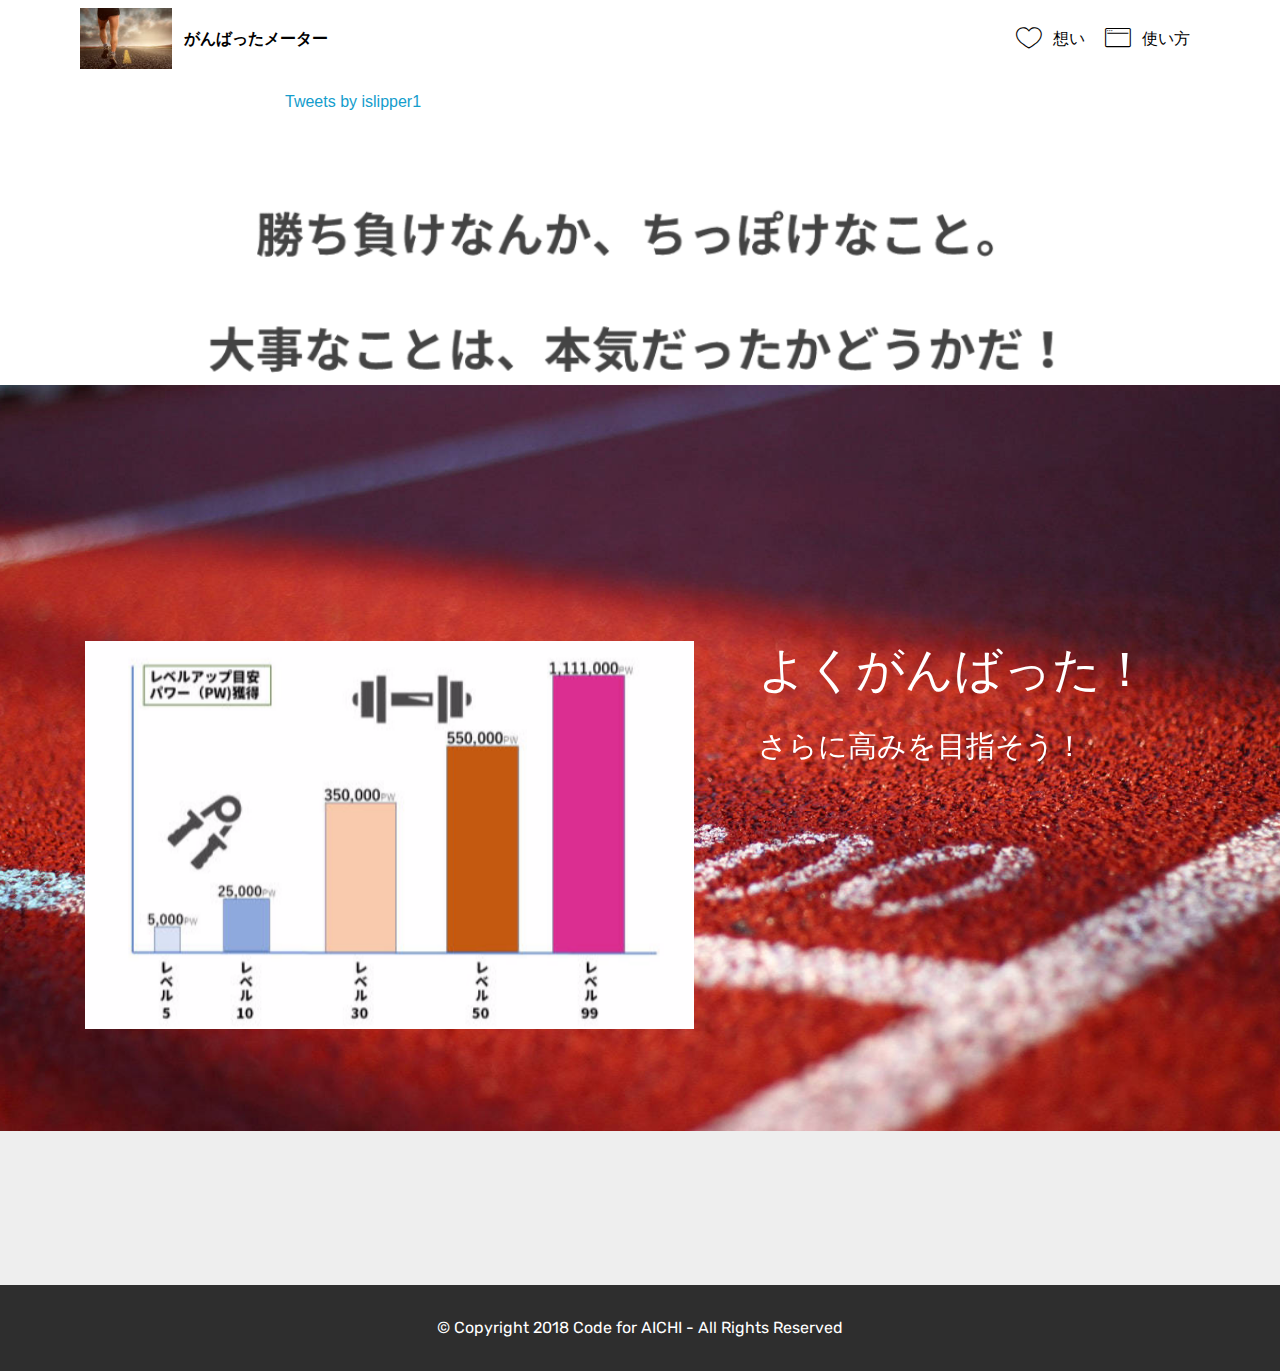
<file: index.html>
<!DOCTYPE html>
<html >
<head>
  <!-- Site made with Mobirise Website Builder v4.7.7, https://mobirise.com -->
  <meta charset="UTF-8">
  <meta http-equiv="X-UA-Compatible" content="IE=edge">
  <meta name="generator" content="Mobirise v4.7.7, mobirise.com">
  <meta name="viewport" content="width=device-width, initial-scale=1, minimum-scale=1">
  <link rel="shortcut icon" href="assets/images/jogging-2343558-1280-122x81.jpg" type="image/x-icon">
  <meta name="description" content="iスリッパを使いこなし、ライバルに差をつけよう！
">
  <title>Home</title>
  <link rel="stylesheet" href="assets/web/assets/mobirise-icons/mobirise-icons.css">
  <link rel="stylesheet" href="assets/tether/tether.min.css">
  <link rel="stylesheet" href="assets/bootstrap/css/bootstrap.min.css">
  <link rel="stylesheet" href="assets/bootstrap/css/bootstrap-grid.min.css">
  <link rel="stylesheet" href="assets/bootstrap/css/bootstrap-reboot.min.css">
  <link rel="stylesheet" href="assets/dropdown/css/style.css">
  <link rel="stylesheet" href="assets/theme/css/style.css">
  <link rel="stylesheet" href="assets/mobirise/css/mbr-additional.css" type="text/css">
  
  
  
</head>
<body>
  <section class="menu cid-qVQdyy0l45" once="menu" id="menu2-12">

    

    <nav class="navbar navbar-expand beta-menu navbar-dropdown align-items-center navbar-toggleable-sm">
        <button class="navbar-toggler navbar-toggler-right" type="button" data-toggle="collapse" data-target="#navbarSupportedContent" aria-controls="navbarSupportedContent" aria-expanded="false" aria-label="Toggle navigation">
            <div class="hamburger">
                <span></span>
                <span></span>
                <span></span>
                <span></span>
            </div>
        </button>
        <div class="menu-logo">
            <div class="navbar-brand">
                <span class="navbar-logo">
                    <a href="index.html">
                        <img src="assets/images/jogging-2343558-1280-122x81.jpg" alt="Mobirise" title="" style="height: 3.8rem;">
                    </a>
                </span>
                <span class="navbar-caption-wrap"><a class="navbar-caption text-black display-4" href="index.html">
                        がんばったメーター</a></span>
            </div>
        </div>
        <div class="collapse navbar-collapse" id="navbarSupportedContent">
            <ul class="navbar-nav nav-dropdown nav-right" data-app-modern-menu="true"><li class="nav-item">
                    <a class="nav-link link text-black display-4" href="hope.html"><span class="mbri-hearth mbr-iconfont mbr-iconfont-btn"></span>想い</a>
                </li>
                <li class="nav-item">
                    <a class="nav-link link text-black display-4" href="howtouse.html"><span class="mbri-browse mbr-iconfont mbr-iconfont-btn"></span>使い方</a>
                </li></ul>
            
        </div>
    </nav>
</section>

<section class="engine"><a href="https://mobirise.me/n">landing page html templates</a></section><section class="map2 cid-qYpzZAnS9y" id="map2-14">

    

    <div class="container">
        <div class="media-container-row">
            <div class="col-md-8">

         <a class="twitter-timeline" data-lang="ja" data-width="500" data-height="650" data-theme="dark" href="https://twitter.com/islipper1?ref_src=twsrc%5Etfw">Tweets by islipper1</a> <script async src="https://platform.twitter.com/widgets.js" charset="utf-8"></script>              
</div></section>

<section class="cid-qVQaaY1Ukr" id="header2-10">

    

    

    <div class="container align-center">
        <div class="row justify-content-md-center">
            <div class="mbr-white col-md-10">
                
                
                
                
            </div>
        </div>
    </div>
    
</section>

<section class="header3 cid-qVQ0jJJI9u mbr-fullscreen mbr-parallax-background" id="header3-u">

    

    

    <div class="container">
        <div class="media-container-row">
            <div class="mbr-figure" style="width: 145%;">
                <img src="assets/images/1-578x325.jpg" alt="Mobirise" title="">
            </div>

            <div class="media-content">
                <h1 class="mbr-section-title mbr-white pb-3 mbr-fonts-style display-2">よくがんばった！</h1>
                
                <div class="mbr-section-text mbr-white pb-3 ">
                    <p class="mbr-text mbr-fonts-style display-5">さらに高みを目指そう！<br></p>
                </div>
                
            </div>
        </div>
    </div>

</section>

<section once="" class="cid-qVPhq77IOS" id="footer6-1">

    

    

    <div class="container">
        <div class="media-container-row align-center mbr-white">
            <div class="col-12">
                <p class="mbr-text mb-0 mbr-fonts-style display-7">
                    © Copyright 2018 Code for AICHI - All Rights Reserved
                </p>
            </div>
        </div>
    </div>
</section>


  <script src="assets/web/assets/jquery/jquery.min.js"></script>
  <script src="assets/popper/popper.min.js"></script>
  <script src="assets/tether/tether.min.js"></script>
  <script src="assets/bootstrap/js/bootstrap.min.js"></script>
  <script src="assets/smoothscroll/smooth-scroll.js"></script>
  <script src="assets/parallax/jarallax.min.js"></script>
  <script src="assets/dropdown/js/script.min.js"></script>
  <script src="assets/touchswipe/jquery.touch-swipe.min.js"></script>
  <script src="assets/theme/js/script.js"></script>
  
  
</body>
</html>
</file>
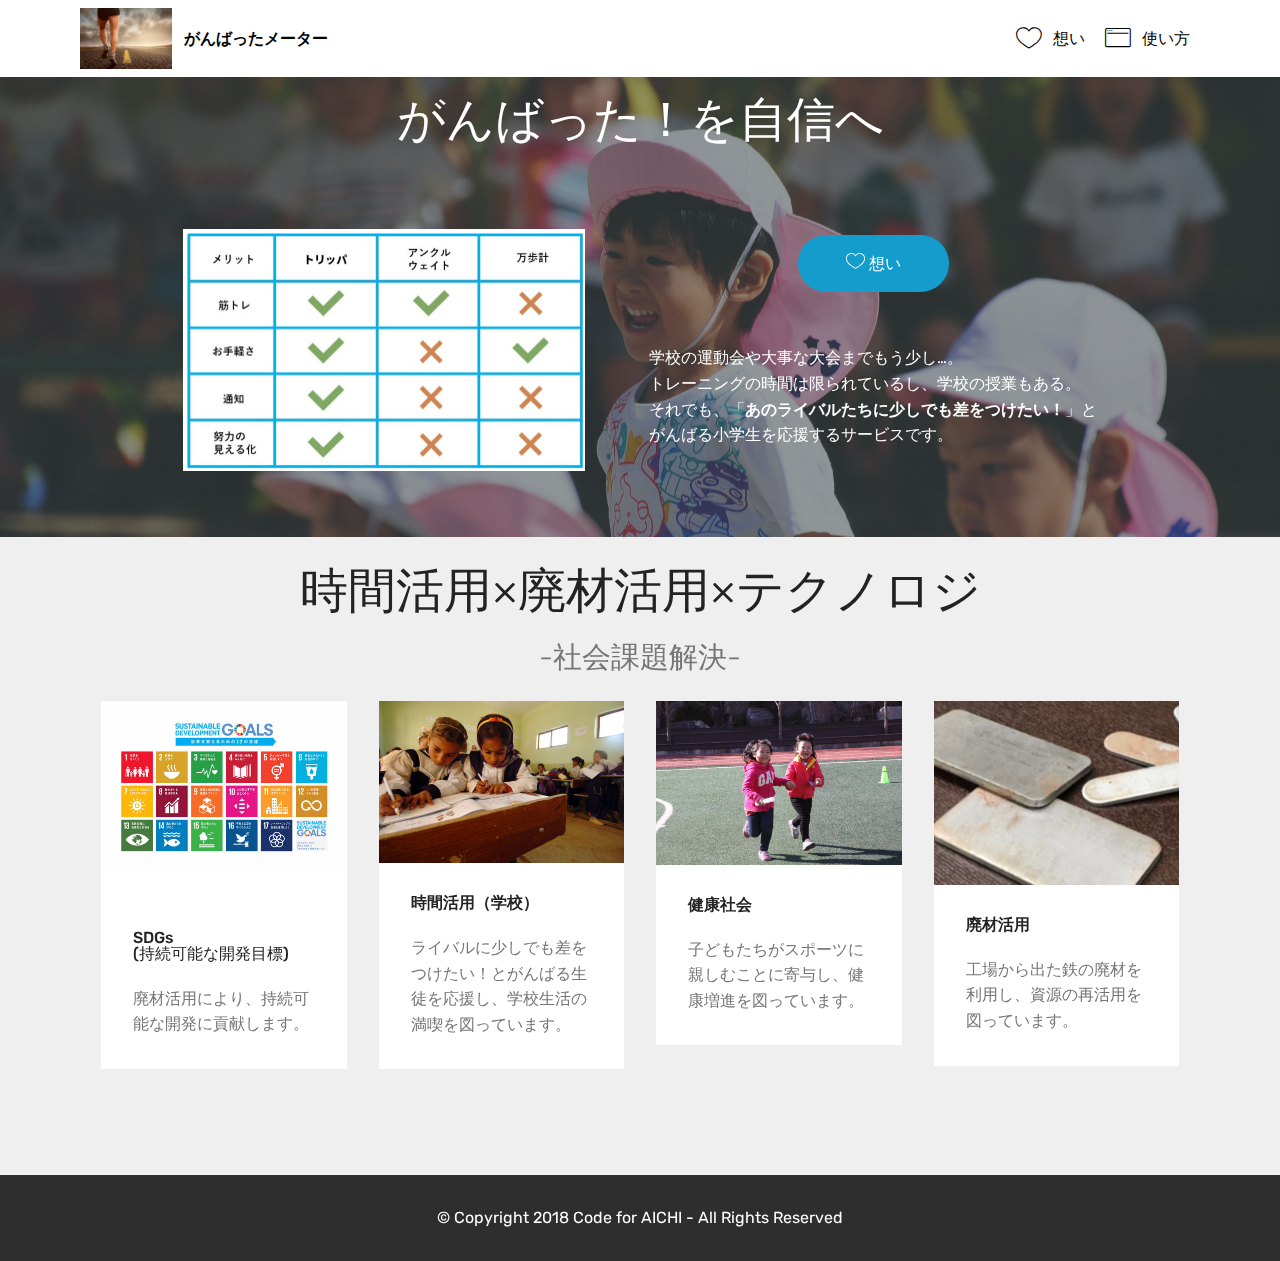
<file: hope.html>
<!DOCTYPE html>
<html >
<head>
  <!-- Site made with Mobirise Website Builder v4.7.7, https://mobirise.com -->
  <meta charset="UTF-8">
  <meta http-equiv="X-UA-Compatible" content="IE=edge">
  <meta name="generator" content="Mobirise v4.7.7, mobirise.com">
  <meta name="viewport" content="width=device-width, initial-scale=1, minimum-scale=1">
  <link rel="shortcut icon" href="assets/images/jogging-2343558-1280-122x81.jpg" type="image/x-icon">
  <meta name="description" content="Web Site Builder Description">
  <title>想い</title>
  <link rel="stylesheet" href="assets/web/assets/mobirise-icons/mobirise-icons.css">
  <link rel="stylesheet" href="assets/tether/tether.min.css">
  <link rel="stylesheet" href="assets/bootstrap/css/bootstrap.min.css">
  <link rel="stylesheet" href="assets/bootstrap/css/bootstrap-grid.min.css">
  <link rel="stylesheet" href="assets/bootstrap/css/bootstrap-reboot.min.css">
  <link rel="stylesheet" href="assets/dropdown/css/style.css">
  <link rel="stylesheet" href="assets/theme/css/style.css">
  <link rel="stylesheet" href="assets/mobirise/css/mbr-additional.css" type="text/css">
  
  
  
</head>
<body>
  <section class="menu cid-qVPASRi5fw" once="menu" id="menu2-b">

    

    <nav class="navbar navbar-expand beta-menu navbar-dropdown align-items-center navbar-toggleable-sm">
        <button class="navbar-toggler navbar-toggler-right" type="button" data-toggle="collapse" data-target="#navbarSupportedContent" aria-controls="navbarSupportedContent" aria-expanded="false" aria-label="Toggle navigation">
            <div class="hamburger">
                <span></span>
                <span></span>
                <span></span>
                <span></span>
            </div>
        </button>
        <div class="menu-logo">
            <div class="navbar-brand">
                <span class="navbar-logo">
                    <a href="index.html">
                        <img src="assets/images/jogging-2343558-1280-122x81.jpg" alt="Mobirise" title="" style="height: 3.8rem;">
                    </a>
                </span>
                <span class="navbar-caption-wrap"><a class="navbar-caption text-black display-4" href="index.html">
                        がんばったメーター</a></span>
            </div>
        </div>
        <div class="collapse navbar-collapse" id="navbarSupportedContent">
            <ul class="navbar-nav nav-dropdown nav-right" data-app-modern-menu="true"><li class="nav-item">
                    <a class="nav-link link text-black display-4" href="hope.html"><span class="mbri-hearth mbr-iconfont mbr-iconfont-btn"></span>想い</a>
                </li>
                <li class="nav-item">
                    <a class="nav-link link text-black display-4" href="howtouse.html"><span class="mbri-browse mbr-iconfont mbr-iconfont-btn"></span>使い方</a>
                </li></ul>
            
        </div>
    </nav>
</section>

<section class="engine"><a href="https://mobirise.me/n">landing page html templates</a></section><section class="mbr-section article content1 cid-qVPCaggzvl" id="content1-e">
    
     

    <div class="container">
        <div class="media-container-row">
            <div class="mbr-text col-12 col-md-8 mbr-fonts-style display-7"></div>
        </div>
    </div>
</section>

<section class="tabs4 cid-qVPq1VbVAz mbr-parallax-background" id="tabs4-a">

    

    <div class="mbr-overlay" style="opacity: 0.6; background-color: rgb(70, 80, 82);">
    </div>

    <div class="container">
        <h2 class="mbr-section-title align-center pb-3 mbr-fonts-style display-2">がんばった！を自信へ</h2>
        

        <div class="media-container-row mt-5 pt-3">
            <div class="mbr-figure" style="width: 42%;">
                <img src="assets/images/-804x485.jpg" alt="Mobirise" title="">
            </div>
            <div class="tabs-container">
                <ul class="nav nav-tabs" role="tablist">
                    <li class="nav-item"><a class="nav-link mbr-fonts-style active display-7" role="tab" data-toggle="tab" href="#tabs4-a_tab0"><span class="mbri-hearth mbr-iconfont mbr-iconfont-btn" style="font-size: 19px;"></span>&nbsp;想い</a></li>
                    
                    
                    
                    
                    
                </ul>
                <div class="tab-content">
                    <div id="tab1" class="tab-pane in active" role="tabpanel">
                        <div class="row">
                            <div class="col-md-12">
                                <p class="mbr-text py-5 mbr-fonts-style display-7">学校の運動会や大事な大会までもう少し…。<br>トレーニングの時間は限られているし、学校の授業もある。<br>それでも、「<strong>あのライバルたちに少しでも差をつけたい！</strong>」と<br>がんばる小学生を応援するサービスです。<br><br></p>
                            </div>
                        </div>
                    </div>
                    <div id="tab2" class="tab-pane" role="tabpanel">
                        <div class="row">
                            <div class="col-md-12">
                                <p class="mbr-text py-5 mbr-fonts-style display-7">
                                    Mobirise themes are based on Bootstrap 3 and Bootstrap 4 - most powerful mobile first framework. Now, even if you're not code-savvy, you can be a part of an exciting growing bootstrap community.</p>
                            </div>
                        </div>
                    </div>
                    <div id="tab3" class="tab-pane" role="tabpanel">
                        <div class="row">
                            <div class="col-md-12">
                                <p class="mbr-text py-5 mbr-fonts-style display-7">
                                    Choose from the large selection of latest pre-made blocks - full-screen intro, bootstrap carousel, content slider, responsive image gallery with lightbox, parallax scrolling, video backgrounds, hamburger menu, sticky header and more.
                                </p>
                            </div>
                        </div>
                    </div>
                    <div id="tab4" class="tab-pane" role="tabpanel">
                        <div class="row">
                            <div class="col-md-12">
                                <p class="mbr-text py-5 mbr-fonts-style display-7">
                                    Sites made with Mobirise are 100% mobile-friendly according the latest Google Test and Google loves those websites (officially)!
                                </p>
                            </div>
                        </div>
                    </div>
                    <div id="tab5" class="tab-pane" role="tabpanel">
                        <div class="row">
                            <div class="col-md-12">
                                <p class="mbr-text py-5 mbr-fonts-style display-7">
                                    Mobirise themes are based on Bootstrap 3 and Bootstrap 4 - most powerful mobile first framework. Now, even if you're not code-savvy, you can be a part of an exciting growing bootstrap community.
                                </p>
                            </div>
                        </div>
                    </div>
                    <div id="tab6" class="tab-pane" role="tabpanel">
                        <div class="row">
                            <div class="col-md-12">
                                <p class="mbr-text py-5 mbr-fonts-style display-7">
                                    Choose from the large selection of latest pre-made blocks - full-screen intro, bootstrap carousel, content slider, responsive image gallery with lightbox, parallax scrolling, video backgrounds, hamburger menu, sticky header and more.
                                </p>
                            </div>
                        </div>
                    </div>
                </div>
            </div>
        </div>
    </div>
</section>

<section class="mbr-section content4 cid-qVPJkZouOi" id="content4-i">

    

    <div class="container">
        <div class="media-container-row">
            <div class="title col-12 col-md-8">
                <h2 class="align-center pb-3 mbr-fonts-style display-2">時間活用×廃材活用×テクノロジ</h2>
                <h3 class="mbr-section-subtitle align-center mbr-light mbr-fonts-style display-5">-社会課題解決-</h3>
                
            </div>
        </div>
    </div>
</section>

<section class="features3 cid-qVPFXfmC6o" id="features3-g">

    

    
    <div class="container">
        <div class="media-container-row">
            <div class="card p-3 col-12 col-md-6 col-lg-3">
                <div class="card-wrapper">
                    <div class="card-img">
                        <img src="assets/images/sdg-logo-ja-3-490x346.jpg" alt="Mobirise" title="">
                    </div>
                    <div class="card-box">
                        <h4 class="card-title mbr-fonts-style display-7"><p>
                            SDGs<br><span style="color: inherit; font-size: 1rem;">(持続可能な開発目標)</span></p></h4>
                        <p class="mbr-text mbr-fonts-style display-7">
                            廃材活用により、持続可能な開発に貢献します。<br></p>
                    </div>
                    
                </div>
            </div>

            <div class="card p-3 col-12 col-md-6 col-lg-3">
                <div class="card-wrapper">
                    <div class="card-img">
                        <img src="assets/images/iraq-81479-1280-490x324.jpg" alt="Mobirise" title="">
                    </div>
                    <div class="card-box">
                        <h4 class="card-title mbr-fonts-style display-7"><strong>時間活用（学校）</strong></h4>
                        <p class="mbr-text mbr-fonts-style display-7">ライバルに少しでも差をつけたい！とがんばる生徒を応援し、学校生活の満喫を図っています。</p>
                    </div>
                    
                </div>
            </div>

            <div class="card p-3 col-12 col-md-6 col-lg-3">
                <div class="card-wrapper">
                    <div class="card-img">
                        <img src="assets/images/childrens-730672-1920-490x327.jpg" alt="Mobirise" title="">
                    </div>
                    <div class="card-box">
                        <h4 class="card-title mbr-fonts-style display-7"><strong>
                            健康社会</strong></h4>
                        <p class="mbr-text mbr-fonts-style display-7">
                            子どもたちがスポーツに親しむことに寄与し、健康増進を図っています。</p>
                    </div>
                    
                </div>
            </div>

            <div class="card p-3 col-12 col-md-6 col-lg-3">
                <div class="card-wrapper">
                    <div class="card-img">
                        <img src="assets/images/-490x368.jpg" alt="Mobirise" title="">
                    </div>
                    <div class="card-box">
                        <h4 class="card-title mbr-fonts-style display-7"><strong>
                            廃材活用
                        </strong></h4>
                        <p class="mbr-text mbr-fonts-style display-7">
                           工場から出た鉄の廃材を利用し、資源の再活用を図っています。
                        </p>
                    </div>
                    
                </div>
            </div>
        </div>
    </div>
</section>

<section once="" class="cid-qVPhq77IOS" id="footer6-8">

    

    

    <div class="container">
        <div class="media-container-row align-center mbr-white">
            <div class="col-12">
                <p class="mbr-text mb-0 mbr-fonts-style display-7">
                    © Copyright 2018 Code for AICHI - All Rights Reserved
                </p>
            </div>
        </div>
    </div>
</section>


  <script src="assets/web/assets/jquery/jquery.min.js"></script>
  <script src="assets/popper/popper.min.js"></script>
  <script src="assets/tether/tether.min.js"></script>
  <script src="assets/bootstrap/js/bootstrap.min.js"></script>
  <script src="assets/mbr-tabs/mbr-tabs.js"></script>
  <script src="assets/parallax/jarallax.min.js"></script>
  <script src="assets/dropdown/js/script.min.js"></script>
  <script src="assets/touchswipe/jquery.touch-swipe.min.js"></script>
  <script src="assets/smoothscroll/smooth-scroll.js"></script>
  <script src="assets/theme/js/script.js"></script>
  
  
</body>
</html>
</file>
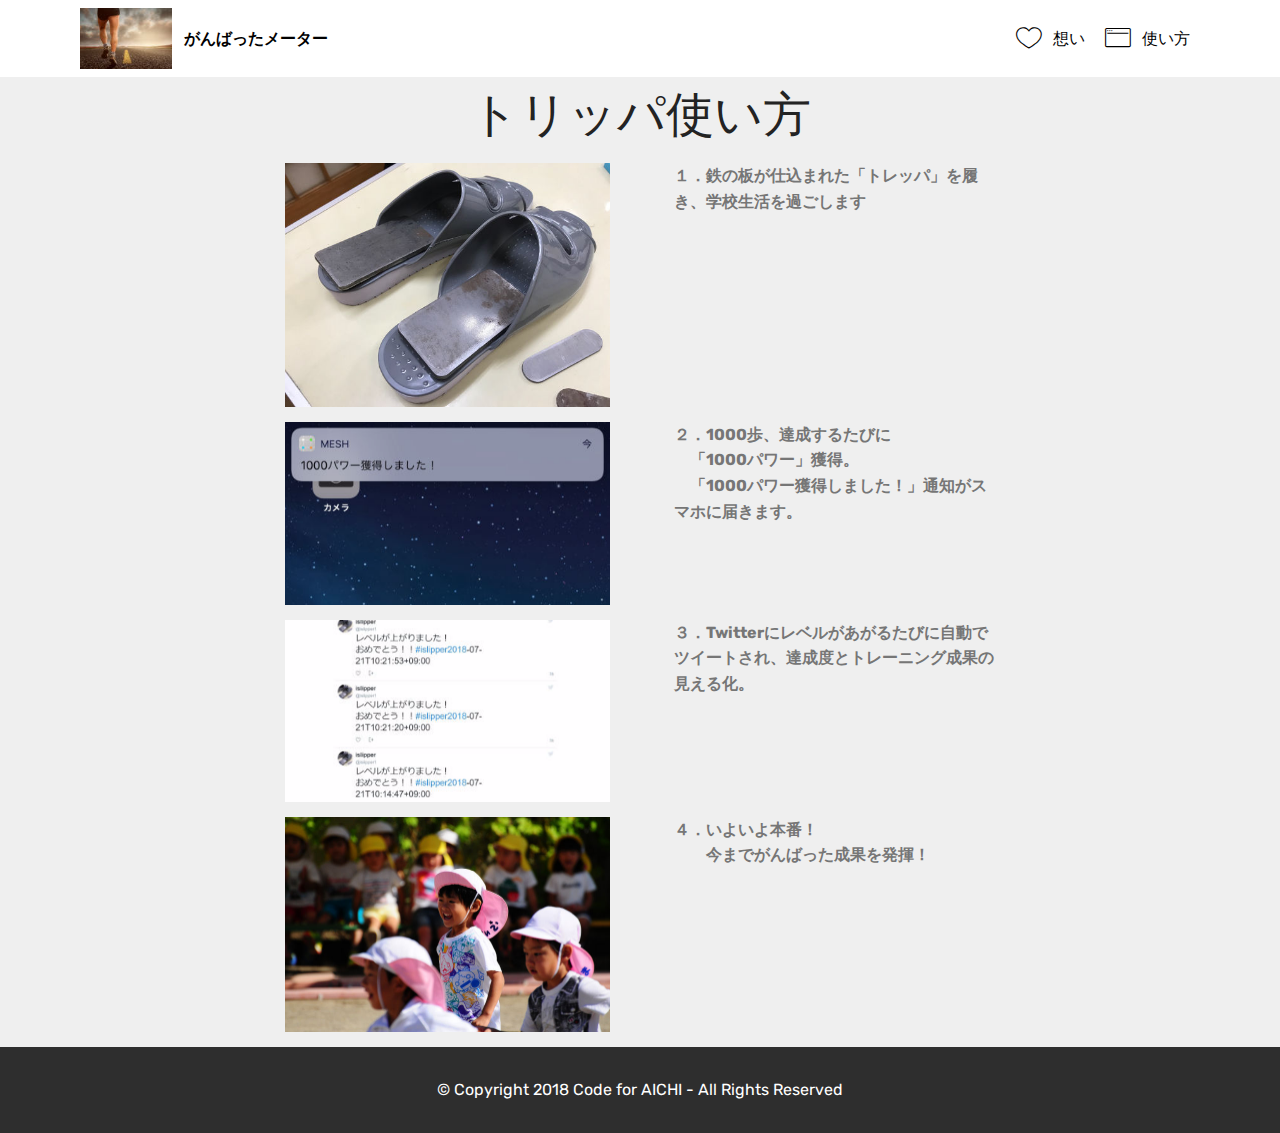
<file: howtouse.html>
<!DOCTYPE html>
<html >
<head>
  <!-- Site made with Mobirise Website Builder v4.7.7, https://mobirise.com -->
  <meta charset="UTF-8">
  <meta http-equiv="X-UA-Compatible" content="IE=edge">
  <meta name="generator" content="Mobirise v4.7.7, mobirise.com">
  <meta name="viewport" content="width=device-width, initial-scale=1, minimum-scale=1">
  <link rel="shortcut icon" href="assets/images/jogging-2343558-1280-122x81.jpg" type="image/x-icon">
  <meta name="description" content="Website Builder Description">
  <title>使い方</title>
  <link rel="stylesheet" href="assets/web/assets/mobirise-icons/mobirise-icons.css">
  <link rel="stylesheet" href="assets/tether/tether.min.css">
  <link rel="stylesheet" href="assets/bootstrap/css/bootstrap.min.css">
  <link rel="stylesheet" href="assets/bootstrap/css/bootstrap-grid.min.css">
  <link rel="stylesheet" href="assets/bootstrap/css/bootstrap-reboot.min.css">
  <link rel="stylesheet" href="assets/dropdown/css/style.css">
  <link rel="stylesheet" href="assets/theme/css/style.css">
  <link rel="stylesheet" href="assets/mobirise/css/mbr-additional.css" type="text/css">
  
  
  
</head>
<body>
  <section class="menu cid-qVPASRi5fw" once="menu" id="menu2-k">

    

    <nav class="navbar navbar-expand beta-menu navbar-dropdown align-items-center navbar-toggleable-sm">
        <button class="navbar-toggler navbar-toggler-right" type="button" data-toggle="collapse" data-target="#navbarSupportedContent" aria-controls="navbarSupportedContent" aria-expanded="false" aria-label="Toggle navigation">
            <div class="hamburger">
                <span></span>
                <span></span>
                <span></span>
                <span></span>
            </div>
        </button>
        <div class="menu-logo">
            <div class="navbar-brand">
                <span class="navbar-logo">
                    <a href="index.html">
                        <img src="assets/images/jogging-2343558-1280-122x81.jpg" alt="Mobirise" title="" style="height: 3.8rem;">
                    </a>
                </span>
                <span class="navbar-caption-wrap"><a class="navbar-caption text-black display-4" href="index.html">
                        がんばったメーター</a></span>
            </div>
        </div>
        <div class="collapse navbar-collapse" id="navbarSupportedContent">
            <ul class="navbar-nav nav-dropdown nav-right" data-app-modern-menu="true"><li class="nav-item">
                    <a class="nav-link link text-black display-4" href="hope.html"><span class="mbri-hearth mbr-iconfont mbr-iconfont-btn"></span>想い</a>
                </li>
                <li class="nav-item">
                    <a class="nav-link link text-black display-4" href="howtouse.html"><span class="mbri-browse mbr-iconfont mbr-iconfont-btn"></span>使い方</a>
                </li></ul>
            
        </div>
    </nav>
</section>

<section class="engine"><a href="https://mobirise.me/m">free website design templates</a></section><section class="mbr-section article content1 cid-qVPZrFMk6O" id="content1-t">
    
     

    <div class="container">
        <div class="media-container-row">
            <div class="mbr-text col-12 col-md-8 mbr-fonts-style display-7"></div>
        </div>
    </div>
</section>

<section class="mbr-section content4 cid-qVPP7IgpKr" id="content4-l">

    

    <div class="container">
        <div class="media-container-row">
            <div class="title col-12 col-md-8">
                <h2 class="align-center pb-3 mbr-fonts-style display-2">トリッパ使い方</h2>
                
                
            </div>
        </div>
    </div>
</section>

<section class="mbr-section content6 cid-qVPQBlncoc" id="content6-n">
    
     
    
    <div class="container">
        <div class="media-container-row">
            <div class="col-12 col-md-8">
                <div class="media-container-row">
                    <div class="mbr-figure" style="width: 110%;">
                      <img src="assets/images/015f52d271e273e5832ad9ca0eaf558e9947645b3d-514x386.jpg" alt="Mobirise" title="">  
                    </div>
                    <div class="media-content">
                        <div class="mbr-section-text">
                            <p class="mbr-text mb-0 mbr-fonts-style display-7"><strong>１．鉄の板が仕込まれた「トレッパ」を履き、学校生活を過ごします</strong></p>
                        </div>
                    </div>
                </div>
            </div>
        </div>
    </div>
</section>

<section class="mbr-section content6 cid-qVPRCqP6s0" id="content6-q">
    
     
    
    <div class="container">
        <div class="media-container-row">
            <div class="col-12 col-md-8">
                <div class="media-container-row">
                    <div class="mbr-figure" style="width: 110%;">
                      <img src="assets/images/0107b0d9053d4b26eebc6bb1fbe9b7acb6b1312929-436x775.jpg" alt="Mobirise" title="">  
                    </div>
                    <div class="media-content">
                        <div class="mbr-section-text">
                            <p class="mbr-text mb-0 mbr-fonts-style display-7"><strong>２．1000歩、達成するたびに</strong><br><strong>　「1000パワー」獲得。<br></strong><strong>　「1000パワー獲得しました！」通知がスマホに</strong><strong>届きます。</strong></p>
                        </div>
                    </div>
                </div>
            </div>
        </div>
    </div>
</section>

<section class="mbr-section content6 cid-qVPTsRJm3v" id="content6-r">
    
     
    
    <div class="container">
        <div class="media-container-row">
            <div class="col-12 col-md-8">
                <div class="media-container-row">
                    <div class="mbr-figure" style="width: 110%;">
                      <img src="assets/images/tweet-is-518x291.jpg" alt="Mobirise" title="">  
                    </div>
                    <div class="media-content">
                        <div class="mbr-section-text">
                            <p class="mbr-text mb-0 mbr-fonts-style display-7"><strong>３．Twitterにレベルがあがるたびに自動でツイートされ、達成度とトレーニング成果の見える化。</strong></p>
                        </div>
                    </div>
                </div>
            </div>
        </div>
    </div>
</section>

<section class="mbr-section content6 cid-qVPZ352D9k" id="content6-s">
    
     
    
    <div class="container">
        <div class="media-container-row">
            <div class="col-12 col-md-8">
                <div class="media-container-row">
                    <div class="mbr-figure" style="width: 110%;">
                      <img src="assets/images/sports-day-2802266-1920-650x432.jpg" alt="Mobirise" title="">  
                    </div>
                    <div class="media-content">
                        <div class="mbr-section-text">
                            <p class="mbr-text mb-0 mbr-fonts-style display-7"><strong>４．いよいよ本番！</strong><br><strong>　　今までがんばった成果を発揮！</strong></p>
                        </div>
                    </div>
                </div>
            </div>
        </div>
    </div>
</section>

<section once="" class="cid-qVPhq77IOS" id="footer6-j">

    

    

    <div class="container">
        <div class="media-container-row align-center mbr-white">
            <div class="col-12">
                <p class="mbr-text mb-0 mbr-fonts-style display-7">
                    © Copyright 2018 Code for AICHI - All Rights Reserved
                </p>
            </div>
        </div>
    </div>
</section>


  <script src="assets/web/assets/jquery/jquery.min.js"></script>
  <script src="assets/popper/popper.min.js"></script>
  <script src="assets/tether/tether.min.js"></script>
  <script src="assets/bootstrap/js/bootstrap.min.js"></script>
  <script src="assets/smoothscroll/smooth-scroll.js"></script>
  <script src="assets/dropdown/js/script.min.js"></script>
  <script src="assets/touchswipe/jquery.touch-swipe.min.js"></script>
  <script src="assets/theme/js/script.js"></script>
  
  
</body>
</html>
</file>
<file: assets/web/assets/mobirise-icons/mobirise-icons.css>
@font-face {
  font-family: 'MobiriseIcons';
  src:  url('mobirise-icons.eot?spat4u');
  src:  url('mobirise-icons.eot?spat4u#iefix') format('embedded-opentype'),
    url('mobirise-icons.ttf?spat4u') format('truetype'),
    url('mobirise-icons.woff?spat4u') format('woff'),
    url('mobirise-icons.svg?spat4u#MobiriseIcons') format('svg');
  font-weight: normal;
  font-style: normal;
}

[class^="mbri-"], [class*=" mbri-"] {
  /* use !important to prevent issues with browser extensions that change fonts */
  font-family: MobiriseIcons !important;
  speak: none;
  font-style: normal;
  font-weight: normal;
  font-variant: normal;
  text-transform: none;
  line-height: 1;

  /* Better Font Rendering =========== */
  -webkit-font-smoothing: antialiased;
  -moz-osx-font-smoothing: grayscale;
}

.mbri-add-submenu:before {
  content: "\e900";
}
.mbri-alert:before {
  content: "\e901";
}
.mbri-align-center:before {
  content: "\e902";
}
.mbri-align-justify:before {
  content: "\e903";
}
.mbri-align-left:before {
  content: "\e904";
}
.mbri-align-right:before {
  content: "\e905";
}
.mbri-android:before {
  content: "\e906";
}
.mbri-apple:before {
  content: "\e907";
}
.mbri-arrow-down:before {
  content: "\e908";
}
.mbri-arrow-next:before {
  content: "\e909";
}
.mbri-arrow-prev:before {
  content: "\e90a";
}
.mbri-arrow-up:before {
  content: "\e90b";
}
.mbri-bold:before {
  content: "\e90c";
}
.mbri-bookmark:before {
  content: "\e90d";
}
.mbri-bootstrap:before {
  content: "\e90e";
}
.mbri-briefcase:before {
  content: "\e90f";
}
.mbri-browse:before {
  content: "\e910";
}
.mbri-bulleted-list:before {
  content: "\e911";
}
.mbri-calendar:before {
  content: "\e912";
}
.mbri-camera:before {
  content: "\e913";
}
.mbri-cart-add:before {
  content: "\e914";
}
.mbri-cart-full:before {
  content: "\e915";
}
.mbri-cash:before {
  content: "\e916";
}
.mbri-change-style:before {
  content: "\e917";
}
.mbri-chat:before {
  content: "\e918";
}
.mbri-clock:before {
  content: "\e919";
}
.mbri-close:before {
  content: "\e91a";
}
.mbri-cloud:before {
  content: "\e91b";
}
.mbri-code:before {
  content: "\e91c";
}
.mbri-contact-form:before {
  content: "\e91d";
}
.mbri-credit-card:before {
  content: "\e91e";
}
.mbri-cursor-click:before {
  content: "\e91f";
}
.mbri-cust-feedback:before {
  content: "\e920";
}
.mbri-database:before {
  content: "\e921";
}
.mbri-delivery:before {
  content: "\e922";
}
.mbri-desktop:before {
  content: "\e923";
}
.mbri-devices:before {
  content: "\e924";
}
.mbri-down:before {
  content: "\e925";
}
.mbri-download:before {
  content: "\e989";
}
.mbri-drag-n-drop:before {
  content: "\e927";
}
.mbri-drag-n-drop2:before {
  content: "\e928";
}
.mbri-edit:before {
  content: "\e929";
}
.mbri-edit2:before {
  content: "\e92a";
}
.mbri-error:before {
  content: "\e92b";
}
.mbri-extension:before {
  content: "\e92c";
}
.mbri-features:before {
  content: "\e92d";
}
.mbri-file:before {
  content: "\e92e";
}
.mbri-flag:before {
  content: "\e92f";
}
.mbri-folder:before {
  content: "\e930";
}
.mbri-gift:before {
  content: "\e931";
}
.mbri-github:before {
  content: "\e932";
}
.mbri-globe:before {
  content: "\e933";
}
.mbri-globe-2:before {
  content: "\e934";
}
.mbri-growing-chart:before {
  content: "\e935";
}
.mbri-hearth:before {
  content: "\e936";
}
.mbri-help:before {
  content: "\e937";
}
.mbri-home:before {
  content: "\e938";
}
.mbri-hot-cup:before {
  content: "\e939";
}
.mbri-idea:before {
  content: "\e93a";
}
.mbri-image-gallery:before {
  content: "\e93b";
}
.mbri-image-slider:before {
  content: "\e93c";
}
.mbri-info:before {
  content: "\e93d";
}
.mbri-italic:before {
  content: "\e93e";
}
.mbri-key:before {
  content: "\e93f";
}
.mbri-laptop:before {
  content: "\e940";
}
.mbri-layers:before {
  content: "\e941";
}
.mbri-left-right:before {
  content: "\e942";
}
.mbri-left:before {
  content: "\e943";
}
.mbri-letter:before {
  content: "\e944";
}
.mbri-like:before {
  content: "\e945";
}
.mbri-link:before {
  content: "\e946";
}
.mbri-lock:before {
  content: "\e947";
}
.mbri-login:before {
  content: "\e948";
}
.mbri-logout:before {
  content: "\e949";
}
.mbri-magic-stick:before {
  content: "\e94a";
}
.mbri-map-pin:before {
  content: "\e94b";
}
.mbri-menu:before {
  content: "\e94c";
}
.mbri-mobile:before {
  content: "\e94d";
}
.mbri-mobile2:before {
  content: "\e94e";
}
.mbri-mobirise:before {
  content: "\e94f";
}
.mbri-more-horizontal:before {
  content: "\e950";
}
.mbri-more-vertical:before {
  content: "\e951";
}
.mbri-music:before {
  content: "\e952";
}
.mbri-new-file:before {
  content: "\e953";
}
.mbri-numbered-list:before {
  content: "\e954";
}
.mbri-opened-folder:before {
  content: "\e955";
}
.mbri-pages:before {
  content: "\e956";
}
.mbri-paper-plane:before {
  content: "\e957";
}
.mbri-paperclip:before {
  content: "\e958";
}
.mbri-photo:before {
  content: "\e959";
}
.mbri-photos:before {
  content: "\e95a";
}
.mbri-pin:before {
  content: "\e95b";
}
.mbri-play:before {
  content: "\e95c";
}
.mbri-plus:before {
  content: "\e95d";
}
.mbri-preview:before {
  content: "\e95e";
}
.mbri-print:before {
  content: "\e95f";
}
.mbri-protect:before {
  content: "\e960";
}
.mbri-question:before {
  content: "\e961";
}
.mbri-quote-left:before {
  content: "\e962";
}
.mbri-quote-right:before {
  content: "\e963";
}
.mbri-refresh:before {
  content: "\e964";
}
.mbri-responsive:before {
  content: "\e965";
}
.mbri-right:before {
  content: "\e966";
}
.mbri-rocket:before {
  content: "\e967";
}
.mbri-sad-face:before {
  content: "\e968";
}
.mbri-sale:before {
  content: "\e969";
}
.mbri-save:before {
  content: "\e96a";
}
.mbri-search:before {
  content: "\e96b";
}
.mbri-setting:before {
  content: "\e96c";
}
.mbri-setting2:before {
  content: "\e96d";
}
.mbri-setting3:before {
  content: "\e96e";
}
.mbri-share:before {
  content: "\e96f";
}
.mbri-shopping-bag:before {
  content: "\e970";
}
.mbri-shopping-basket:before {
  content: "\e971";
}
.mbri-shopping-cart:before {
  content: "\e972";
}
.mbri-sites:before {
  content: "\e973";
}
.mbri-smile-face:before {
  content: "\e974";
}
.mbri-speed:before {
  content: "\e975";
}
.mbri-star:before {
  content: "\e976";
}
.mbri-success:before {
  content: "\e977";
}
.mbri-sun:before {
  content: "\e978";
}
.mbri-sun2:before {
  content: "\e979";
}
.mbri-tablet:before {
  content: "\e97a";
}
.mbri-tablet-vertical:before {
  content: "\e97b";
}
.mbri-target:before {
  content: "\e97c";
}
.mbri-timer:before {
  content: "\e97d";
}
.mbri-to-ftp:before {
  content: "\e97e";
}
.mbri-to-local-drive:before {
  content: "\e97f";
}
.mbri-touch-swipe:before {
  content: "\e980";
}
.mbri-touch:before {
  content: "\e981";
}
.mbri-trash:before {
  content: "\e982";
}
.mbri-underline:before {
  content: "\e983";
}
.mbri-unlink:before {
  content: "\e984";
}
.mbri-unlock:before {
  content: "\e985";
}
.mbri-up-down:before {
  content: "\e986";
}
.mbri-up:before {
  content: "\e987";
}
.mbri-update:before {
  content: "\e988";
}
.mbri-upload:before {
 content: "\e926"; 
}
.mbri-user:before {
  content: "\e98a";
}
.mbri-user2:before {
  content: "\e98b";
}
.mbri-users:before {
  content: "\e98c";
}
.mbri-video:before {
  content: "\e98d";
}
.mbri-video-play:before {
  content: "\e98e";
}
.mbri-watch:before {
  content: "\e98f";
}
.mbri-website-theme:before {
  content: "\e990";
}
.mbri-wifi:before {
  content: "\e991";
}
.mbri-windows:before {
  content: "\e992";
}
.mbri-zoom-out:before {
  content: "\e993";
}
.mbri-redo:before {
  content: "\e994";
}
.mbri-undo:before {
  content: "\e995";
}
</file>
<file: assets/dropdown/css/style.css>
.navbar-dropdown {
  left: 0;
  padding: 0;
  position: absolute;
  right: 0;
  top: 0;
  transition: all 0.45s ease;
  z-index: 1030;
  background: #282828; }
  .navbar-dropdown .navbar-logo {
    margin-right: 0.8rem;
    transition: margin 0.3s ease-in-out;
    vertical-align: middle; }
    .navbar-dropdown .navbar-logo img {
      height: 3.125rem;
      transition: all 0.3s ease-in-out; }
    .navbar-dropdown .navbar-logo.mbr-iconfont {
      font-size: 3.125rem;
      line-height: 3.125rem; }
  .navbar-dropdown .navbar-caption {
    font-weight: 700;
    white-space: normal;
    vertical-align: -4px;
    line-height: 3.125rem !important; }
    .navbar-dropdown .navbar-caption, .navbar-dropdown .navbar-caption:hover {
      color: inherit;
      text-decoration: none; }
  .navbar-dropdown .mbr-iconfont + .navbar-caption {
    vertical-align: -1px; }
  .navbar-dropdown.navbar-fixed-top {
    position: fixed; }
  .navbar-dropdown .navbar-brand span {
    vertical-align: -4px; }
  .navbar-dropdown.bg-color.transparent {
    background: none; }
  .navbar-dropdown.navbar-short .navbar-brand {
    padding: 0.625rem 0; }
    .navbar-dropdown.navbar-short .navbar-brand span {
      vertical-align: -1px; }
  .navbar-dropdown.navbar-short .navbar-caption {
    line-height: 2.375rem !important;
    vertical-align: -2px; }
  .navbar-dropdown.navbar-short .navbar-logo {
    margin-right: 0.5rem; }
    .navbar-dropdown.navbar-short .navbar-logo img {
      height: 2.375rem; }
    .navbar-dropdown.navbar-short .navbar-logo.mbr-iconfont {
      font-size: 2.375rem;
      line-height: 2.375rem; }
  .navbar-dropdown.navbar-short .mbr-table-cell {
    height: 3.625rem; }
  .navbar-dropdown .navbar-close {
    left: 0.6875rem;
    position: fixed;
    top: 0.75rem;
    z-index: 1000; }
  .navbar-dropdown .hamburger-icon {
    content: "";
    display: inline-block;
    vertical-align: middle;
    width: 16px;
    -webkit-box-shadow: 0 -6px 0 1px #282828,0 0 0 1px #282828,0 6px 0 1px #282828;
    -moz-box-shadow: 0 -6px 0 1px #282828,0 0 0 1px #282828,0 6px 0 1px #282828;
    box-shadow: 0 -6px 0 1px #282828,0 0 0 1px #282828,0 6px 0 1px #282828; }

.dropdown-menu .dropdown-toggle[data-toggle="dropdown-submenu"]::after {
  border-bottom: 0.35em solid transparent;
  border-left: 0.35em solid;
  border-right: 0;
  border-top: 0.35em solid transparent;
  margin-left: 0.3rem; }

.dropdown-menu .dropdown-item:focus {
  outline: 0; }

.nav-dropdown {
  font-size: 0.75rem;
  font-weight: 500;
  height: auto !important; }
  .nav-dropdown .nav-btn {
    padding-left: 1rem; }
  .nav-dropdown .link {
    margin: .667em 1.667em;
    font-weight: 500;
    padding: 0;
    transition: color .2s ease-in-out; }
    .nav-dropdown .link.dropdown-toggle {
      margin-right: 2.583em; }
      .nav-dropdown .link.dropdown-toggle::after {
        margin-left: .25rem;
        border-top: 0.35em solid;
        border-right: 0.35em solid transparent;
        border-left: 0.35em solid transparent;
        border-bottom: 0; }
      .nav-dropdown .link.dropdown-toggle[aria-expanded="true"] {
        margin: 0;
        padding: 0.667em 3.263em  0.667em 1.667em; }
  .nav-dropdown .link::after,
  .nav-dropdown .dropdown-item::after {
    color: inherit; }
  .nav-dropdown .btn {
    font-size: 0.75rem;
    font-weight: 700;
    letter-spacing: 0;
    margin-bottom: 0;
    padding-left: 1.25rem;
    padding-right: 1.25rem; }
  .nav-dropdown .dropdown-menu {
    border-radius: 0;
    border: 0;
    left: 0;
    margin: 0;
    padding-bottom: 1.25rem;
    padding-top: 1.25rem;
    position: relative; }
  .nav-dropdown .dropdown-submenu {
    margin-left: 0.125rem;
    top: 0; }
  .nav-dropdown .dropdown-item {
    font-weight: 500;
    line-height: 2;
    padding: 0.3846em 4.615em 0.3846em 1.5385em;
    position: relative;
    transition: color .2s ease-in-out, background-color .2s ease-in-out; }
    .nav-dropdown .dropdown-item::after {
      margin-top: -0.3077em;
      position: absolute;
      right: 1.1538em;
      top: 50%; }
    .nav-dropdown .dropdown-item:focus, .nav-dropdown .dropdown-item:hover {
      background: none; }

@media (max-width: 767px) {
  .nav-dropdown.navbar-toggleable-sm {
    bottom: 0;
    display: none;
    left: 0;
    overflow-x: hidden;
    position: fixed;
    top: 0;
    transform: translateX(-100%);
    -ms-transform: translateX(-100%);
    -webkit-transform: translateX(-100%);
    width: 18.75rem;
    z-index: 999; } }
.nav-dropdown.navbar-toggleable-xl {
  bottom: 0;
  display: none;
  left: 0;
  overflow-x: hidden;
  position: fixed;
  top: 0;
  transform: translateX(-100%);
  -ms-transform: translateX(-100%);
  -webkit-transform: translateX(-100%);
  width: 18.75rem;
  z-index: 999; }

.nav-dropdown-sm {
  display: block !important;
  overflow-x: hidden;
  overflow: auto;
  padding-top: 3.875rem; }
  .nav-dropdown-sm::after {
    content: "";
    display: block;
    height: 3rem;
    width: 100%; }
  .nav-dropdown-sm.collapse.in ~ .navbar-close {
    display: block !important; }
  .nav-dropdown-sm.collapsing, .nav-dropdown-sm.collapse.in {
    transform: translateX(0);
    -ms-transform: translateX(0);
    -webkit-transform: translateX(0);
    transition: all 0.25s ease-out;
    -webkit-transition: all 0.25s ease-out;
    background: #282828; }
  .nav-dropdown-sm.collapsing[aria-expanded="false"] {
    transform: translateX(-100%);
    -ms-transform: translateX(-100%);
    -webkit-transform: translateX(-100%); }
  .nav-dropdown-sm .nav-item {
    display: block;
    margin-left: 0 !important;
    padding-left: 0; }
  .nav-dropdown-sm .link,
  .nav-dropdown-sm .dropdown-item {
    border-top: 1px dotted rgba(255, 255, 255, 0.1);
    font-size: 0.8125rem;
    line-height: 1.6;
    margin: 0 !important;
    padding: 0.875rem 2.4rem 0.875rem 1.5625rem !important;
    position: relative;
    white-space: normal; }
    .nav-dropdown-sm .link:focus, .nav-dropdown-sm .link:hover,
    .nav-dropdown-sm .dropdown-item:focus,
    .nav-dropdown-sm .dropdown-item:hover {
      background: rgba(0, 0, 0, 0.2) !important;
      color: #c0a375; }
  .nav-dropdown-sm .nav-btn {
    position: relative;
    padding: 1.5625rem 1.5625rem 0 1.5625rem; }
    .nav-dropdown-sm .nav-btn::before {
      border-top: 1px dotted rgba(255, 255, 255, 0.1);
      content: "";
      left: 0;
      position: absolute;
      top: 0;
      width: 100%; }
    .nav-dropdown-sm .nav-btn + .nav-btn {
      padding-top: 0.625rem; }
      .nav-dropdown-sm .nav-btn + .nav-btn::before {
        display: none; }
  .nav-dropdown-sm .btn {
    padding: 0.625rem 0; }
  .nav-dropdown-sm .dropdown-toggle[data-toggle="dropdown-submenu"]::after {
    margin-left: .25rem;
    border-top: 0.35em solid;
    border-right: 0.35em solid transparent;
    border-left: 0.35em solid transparent;
    border-bottom: 0; }
  .nav-dropdown-sm .dropdown-toggle[data-toggle="dropdown-submenu"][aria-expanded="true"]::after {
    border-top: 0;
    border-right: 0.35em solid transparent;
    border-left: 0.35em solid transparent;
    border-bottom: 0.35em solid; }
  .nav-dropdown-sm .dropdown-menu {
    margin: 0;
    padding: 0;
    position: relative;
    top: 0;
    left: 0;
    width: 100%;
    border: 0;
    float: none;
    border-radius: 0;
    background: none; }
  .nav-dropdown-sm .dropdown-submenu {
    left: 100%;
    margin-left: 0.125rem;
    margin-top: -1.25rem;
    top: 0; }

.navbar-toggleable-sm .nav-dropdown .dropdown-menu {
  position: absolute; }

.navbar-toggleable-sm .nav-dropdown .dropdown-submenu {
  left: 100%;
  margin-left: 0.125rem;
  margin-top: -1.25rem;
  top: 0; }

.navbar-toggleable-sm.opened .nav-dropdown .dropdown-menu {
  position: relative; }

.navbar-toggleable-sm.opened .nav-dropdown .dropdown-submenu {
  left: 0;
  margin-left: 00rem;
  margin-top: 0rem;
  top: 0; }

.is-builder .nav-dropdown.collapsing {
  transition: none !important; }

/*# sourceMappingURL=style.css.map */
</file>
<file: assets/theme/css/style.css>
/*!
 * Mobirise v4 theme (https://mobirise.com/)
 * Copyright 2017 Mobirise
 */
section {
  background-color: #eeeeee; }

section,
.container,
.container-fluid {
  position: relative;
  word-wrap: break-word; }

a.mbr-iconfont:hover {
  text-decoration: none; }

.article .lead p, .article .lead ul, .article .lead ol, .article .lead pre, .article .lead blockquote {
  margin-bottom: 0; }

a {
  font-style: normal;
  font-weight: 400;
  cursor: pointer; }
  a, a:hover {
    text-decoration: none; }

figure {
  margin-bottom: 0; }

body {
  color: #232323; }

h1, h2, h3, h4, h5, h6,
.h1, .h2, .h3, .h4, .h5, .h6,
.display-1, .display-2, .display-3, .display-4 {
  line-height: 1;
  word-break: break-word;
  word-wrap: break-word; }

b, strong {
  font-weight: bold; }

blockquote {
  padding: 10px 0 10px 20px;
  position: relative;
  border-left: 2px solid;
  border-color: #ff3366; }

input:-webkit-autofill, input:-webkit-autofill:hover, input:-webkit-autofill:focus, input:-webkit-autofill:active {
  transition-delay: 9999s;
  transition-property: background-color, color; }

textarea[type="hidden"] {
  display: none; }

body {
  position: relative; }

section {
  background-position: 50% 50%;
  background-repeat: no-repeat;
  background-size: cover; }
  section .mbr-background-video,
  section .mbr-background-video-preview {
    position: absolute;
    bottom: 0;
    left: 0;
    right: 0;
    top: 0; }

.hidden {
  visibility: hidden; }

.mbr-z-index20 {
  z-index: 20; }

/*! Base colors */
.mbr-white {
  color: #ffffff; }

.mbr-black {
  color: #000000; }

.mbr-bg-white {
  background-color: #ffffff; }

.mbr-bg-black {
  background-color: #000000; }

/*! Text-aligns */
.align-left {
  text-align: left; }

.align-center {
  text-align: center; }

.align-right {
  text-align: right; }

@media (max-width: 767px) {
  .align-left, .align-center, .align-right, .mbr-section-btn, .mbr-section-title {
    text-align: center; } }
/*! Font-weight  */
.mbr-light {
  font-weight: 300; }

.mbr-regular {
  font-weight: 400; }

.mbr-semibold {
  font-weight: 500; }

.mbr-bold {
  font-weight: 700; }

/*! Media  */
.media-size-item {
  -webkit-flex: 1 1 auto;
  -moz-flex: 1 1 auto;
  -ms-flex: 1 1 auto;
  -o-flex: 1 1 auto;
  flex: 1 1 auto; }

.media-content {
  -webkit-flex-basis: 100%;
  flex-basis: 100%; }

.media-container-row {
  display: -ms-flexbox;
  display: -webkit-flex;
  display: flex;
  -webkit-flex-direction: row;
  -ms-flex-direction: row;
  flex-direction: row;
  -webkit-flex-wrap: wrap;
  -ms-flex-wrap: wrap;
  flex-wrap: wrap;
  -webkit-justify-content: center;
  -ms-flex-pack: center;
  justify-content: center;
  -webkit-align-content: center;
  -ms-flex-line-pack: center;
  align-content: center;
  -webkit-align-items: start;
  -ms-flex-align: start;
  align-items: start; }
  .media-container-row .media-size-item {
    width: 400px; }

.media-container-column {
  display: -ms-flexbox;
  display: -webkit-flex;
  display: flex;
  -webkit-flex-direction: column;
  -ms-flex-direction: column;
  flex-direction: column;
  -webkit-flex-wrap: wrap;
  -ms-flex-wrap: wrap;
  flex-wrap: wrap;
  -webkit-justify-content: center;
  -ms-flex-pack: center;
  justify-content: center;
  -webkit-align-content: center;
  -ms-flex-line-pack: center;
  align-content: center;
  -webkit-align-items: stretch;
  -ms-flex-align: stretch;
  align-items: stretch; }
  .media-container-column > * {
    width: 100%; }

@media (min-width: 992px) {
  .media-container-row {
    -webkit-flex-wrap: nowrap;
    -ms-flex-wrap: nowrap;
    flex-wrap: nowrap; } }
figure {
  overflow: hidden; }

figure[mbr-media-size] {
  transition: width 0.1s; }

.mbr-figure img, .mbr-figure iframe {
  display: block;
  width: 100%; }

.card {
  background-color: transparent;
  border: none; }

.card-img {
  text-align: center;
  flex-shrink: 0; }

.media {
  max-width: 100%;
  margin: 0 auto; }

.mbr-figure {
  -ms-flex-item-align: center;
  -ms-grid-row-align: center;
  -webkit-align-self: center;
  align-self: center; }

.media-container > div {
  max-width: 100%; }

.mbr-figure img, .card-img img {
  width: 100%; }

@media (max-width: 991px) {
  .media-size-item {
    width: auto !important; }

  .media {
    width: auto; }

  .mbr-figure {
    width: 100% !important; } }
/*! Buttons */
.mbr-section-btn {
  margin-left: -.25rem;
  margin-right: -.25rem;
  font-size: 0; }

nav .mbr-section-btn {
  margin-left: 0rem;
  margin-right: 0rem; }

/*! Btn icon margin */
.btn .mbr-iconfont, .btn.btn-sm .mbr-iconfont {
  cursor: pointer;
  margin-right: 0.5rem; }

.btn.btn-md .mbr-iconfont, .btn.btn-md .mbr-iconfont {
  margin-right: 0.8rem; }

.mbr-regular {
  font-weight: 400; }

.mbr-semibold {
  font-weight: 500; }

.mbr-bold {
  font-weight: 700; }

[type="submit"] {
  -webkit-appearance: none; }

/*! Full-screen */
.mbr-fullscreen .mbr-overlay {
  min-height: 100vh; }

.mbr-fullscreen {
  display: flex;
  display: -webkit-flex;
  display: -moz-flex;
  display: -ms-flex;
  display: -o-flex;
  align-items: center;
  -webkit-align-items: center;
  min-height: 100vh;
  padding-top: 3rem;
  padding-bottom: 3rem; }

/*! Map */
.map {
  height: 25rem;
  position: relative; }
  .map iframe {
    width: 100%;
    height: 100%; }

/* Form */
.form-asterisk {
  font-family: initial;
  position: absolute;
  top: -2px;
  font-weight: normal; }

/*! Scroll to top arrow */
.mbr-arrow-up {
  bottom: 25px;
  right: 90px;
  position: fixed;
  text-align: right;
  z-index: 5000;
  color: #ffffff;
  font-size: 32px;
  transform: rotate(180deg);
  -webkit-transform: rotate(180deg); }

.mbr-arrow-up a {
  background: rgba(0, 0, 0, 0.2);
  border-radius: 3px;
  color: #fff;
  display: inline-block;
  height: 60px;
  width: 60px;
  outline-style: none !important;
  position: relative;
  text-decoration: none;
  transition: all .3s ease-in-out;
  cursor: pointer;
  text-align: center; }
  .mbr-arrow-up a:hover {
    background-color: rgba(0, 0, 0, 0.4); }
  .mbr-arrow-up a i {
    line-height: 60px; }

.mbr-arrow-up-icon {
  display: block;
  color: #fff; }

.mbr-arrow-up-icon::before {
  content: "\203a";
  display: inline-block;
  font-family: serif;
  font-size: 32px;
  line-height: 1;
  font-style: normal;
  position: relative;
  top: 6px;
  left: -4px;
  -webkit-transform: rotate(-90deg);
  transform: rotate(-90deg); }

/*! Arrow Down */
.mbr-arrow {
  position: absolute;
  bottom: 45px;
  left: 50%;
  width: 60px;
  height: 60px;
  cursor: pointer;
  background-color: rgba(80, 80, 80, 0.5);
  border-radius: 50%;
  -webkit-transform: translateX(-50%);
  transform: translateX(-50%); }
  .mbr-arrow > a {
    display: inline-block;
    text-decoration: none;
    outline-style: none;
    -webkit-animation: arrowdown 1.7s ease-in-out infinite;
    animation: arrowdown 1.7s ease-in-out infinite; }
    .mbr-arrow > a > i {
      position: absolute;
      top: -2px;
      left: 15px;
      font-size: 2rem; }

@keyframes arrowdown {
  0% {
    transform: translateY(0px);
    -webkit-transform: translateY(0px); }
  50% {
    transform: translateY(-5px);
    -webkit-transform: translateY(-5px); }
  100% {
    transform: translateY(0px);
    -webkit-transform: translateY(0px); } }
@-webkit-keyframes arrowdown {
  0% {
    transform: translateY(0px);
    -webkit-transform: translateY(0px); }
  50% {
    transform: translateY(-5px);
    -webkit-transform: translateY(-5px); }
  100% {
    transform: translateY(0px);
    -webkit-transform: translateY(0px); } }
@media (max-width: 500px) {
  .mbr-arrow-up {
    left: 50%;
    right: auto;
    transform: translateX(-50%) rotate(180deg);
    -webkit-transform: translateX(-50%) rotate(180deg); } }
/*Gradients animation*/
@keyframes gradient-animation {
  from {
    background-position: 0% 100%;
    animation-timing-function: ease-in-out; }
  to {
    background-position: 100% 0%;
    animation-timing-function: ease-in-out; } }
@-webkit-keyframes gradient-animation {
  from {
    background-position: 0% 100%;
    animation-timing-function: ease-in-out; }
  to {
    background-position: 100% 0%;
    animation-timing-function: ease-in-out; } }
.bg-gradient {
  background-size: 200% 200%;
  animation: gradient-animation 5s infinite alternate;
  -webkit-animation: gradient-animation 5s infinite alternate; }

.menu .navbar-brand {
  display: -webkit-flex; }
  .menu .navbar-brand span {
    display: flex;
    display: -webkit-flex; }
  .menu .navbar-brand .navbar-caption-wrap {
    display: -webkit-flex; }
  .menu .navbar-brand .navbar-logo img {
    display: -webkit-flex; }
@media (min-width: 768px) and (max-width: 991px) {
  .menu .navbar-toggleable-sm .navbar-nav {
    display: -webkit-box;
    display: -webkit-flex;
    display: -ms-flexbox; } }
@media (min-width: 992px) {
  .menu .navbar-nav.nav-dropdown {
    display: -webkit-flex; }
  .menu .navbar-toggleable-sm .navbar-collapse {
    display: -webkit-flex !important; } }

/*# sourceMappingURL=style.css.map */
.engine {
	position: absolute;
	text-indent: -2400px;
	text-align: center;
	padding: 0;
	top: 0;
	left: -2400px;
}
</file>
<file: assets/mobirise/css/mbr-additional.css>
@import url(https://fonts.googleapis.com/css?family=Rubik:300,300i,400,400i,500,500i,700,700i,900,900i);





body {
  font-style: normal;
  line-height: 1.5;
}
.mbr-section-title {
  font-style: normal;
  line-height: 1.2;
}
.mbr-section-subtitle {
  line-height: 1.3;
}
.mbr-text {
  font-style: normal;
  line-height: 1.6;
}
.display-1 {
  font-family: 'Rubik', sans-serif;
  font-size: 4.25rem;
}
.display-1 > .mbr-iconfont {
  font-size: 6.8rem;
}
.display-2 {
  font-family: 'Rubik', sans-serif;
  font-size: 3rem;
}
.display-2 > .mbr-iconfont {
  font-size: 4.8rem;
}
.display-4 {
  font-family: 'Rubik', sans-serif;
  font-size: 1rem;
}
.display-4 > .mbr-iconfont {
  font-size: 1.6rem;
}
.display-5 {
  font-family: 'Rubik', sans-serif;
  font-size: 1.8rem;
}
.display-5 > .mbr-iconfont {
  font-size: 2.88rem;
}
.display-7 {
  font-family: 'Rubik', sans-serif;
  font-size: 1rem;
}
.display-7 > .mbr-iconfont {
  font-size: 1.6rem;
}
/* ---- Fluid typography for mobile devices ---- */
/* 1.4 - font scale ratio ( bootstrap == 1.42857 ) */
/* 100vw - current viewport width */
/* (48 - 20)  48 == 48rem == 768px, 20 == 20rem == 320px(minimal supported viewport) */
/* 0.65 - min scale variable, may vary */
@media (max-width: 768px) {
  .display-1 {
    font-size: 3.4rem;
    font-size: calc( 2.1374999999999997rem + (4.25 - 2.1374999999999997) * ((100vw - 20rem) / (48 - 20)));
    line-height: calc( 1.4 * (2.1374999999999997rem + (4.25 - 2.1374999999999997) * ((100vw - 20rem) / (48 - 20))));
  }
  .display-2 {
    font-size: 2.4rem;
    font-size: calc( 1.7rem + (3 - 1.7) * ((100vw - 20rem) / (48 - 20)));
    line-height: calc( 1.4 * (1.7rem + (3 - 1.7) * ((100vw - 20rem) / (48 - 20))));
  }
  .display-4 {
    font-size: 0.8rem;
    font-size: calc( 1rem + (1 - 1) * ((100vw - 20rem) / (48 - 20)));
    line-height: calc( 1.4 * (1rem + (1 - 1) * ((100vw - 20rem) / (48 - 20))));
  }
  .display-5 {
    font-size: 1.44rem;
    font-size: calc( 1.28rem + (1.8 - 1.28) * ((100vw - 20rem) / (48 - 20)));
    line-height: calc( 1.4 * (1.28rem + (1.8 - 1.28) * ((100vw - 20rem) / (48 - 20))));
  }
}
/* Buttons */
.btn {
  font-weight: 500;
  border-width: 2px;
  font-style: normal;
  letter-spacing: 1px;
  margin: .4rem .8rem;
  white-space: normal;
  -webkit-transition: all 0.3s ease-in-out;
  -moz-transition: all 0.3s ease-in-out;
  transition: all 0.3s ease-in-out;
  padding: 1rem 3rem;
  border-radius: 3px;
  display: inline-flex;
  align-items: center;
  justify-content: center;
  word-break: break-word;
}
.btn-sm {
  font-weight: 500;
  letter-spacing: 1px;
  -webkit-transition: all 0.3s ease-in-out;
  -moz-transition: all 0.3s ease-in-out;
  transition: all 0.3s ease-in-out;
  padding: 0.6rem 1.5rem;
  border-radius: 3px;
}
.btn-md {
  font-weight: 500;
  letter-spacing: 1px;
  margin: .4rem .8rem !important;
  -webkit-transition: all 0.3s ease-in-out;
  -moz-transition: all 0.3s ease-in-out;
  transition: all 0.3s ease-in-out;
  padding: 1rem 3rem;
  border-radius: 3px;
}
.btn-lg {
  font-weight: 500;
  letter-spacing: 1px;
  margin: .4rem .8rem !important;
  -webkit-transition: all 0.3s ease-in-out;
  -moz-transition: all 0.3s ease-in-out;
  transition: all 0.3s ease-in-out;
  padding: 1.2rem 3.2rem;
  border-radius: 3px;
}
.bg-primary {
  background-color: #149dcc !important;
}
.bg-success {
  background-color: #f7ed4a !important;
}
.bg-info {
  background-color: #82786e !important;
}
.bg-warning {
  background-color: #879a9f !important;
}
.bg-danger {
  background-color: #b1a374 !important;
}
.btn-primary,
.btn-primary:active {
  background-color: #149dcc !important;
  border-color: #149dcc !important;
  color: #ffffff !important;
}
.btn-primary:hover,
.btn-primary:focus,
.btn-primary.focus,
.btn-primary.active {
  color: #ffffff !important;
  background-color: #0d6786 !important;
  border-color: #0d6786 !important;
}
.btn-primary.disabled,
.btn-primary:disabled {
  color: #ffffff !important;
  background-color: #0d6786 !important;
  border-color: #0d6786 !important;
}
.btn-secondary,
.btn-secondary:active {
  background-color: #ff3366 !important;
  border-color: #ff3366 !important;
  color: #ffffff !important;
}
.btn-secondary:hover,
.btn-secondary:focus,
.btn-secondary.focus,
.btn-secondary.active {
  color: #ffffff !important;
  background-color: #e50039 !important;
  border-color: #e50039 !important;
}
.btn-secondary.disabled,
.btn-secondary:disabled {
  color: #ffffff !important;
  background-color: #e50039 !important;
  border-color: #e50039 !important;
}
.btn-info,
.btn-info:active {
  background-color: #82786e !important;
  border-color: #82786e !important;
  color: #ffffff !important;
}
.btn-info:hover,
.btn-info:focus,
.btn-info.focus,
.btn-info.active {
  color: #ffffff !important;
  background-color: #59524b !important;
  border-color: #59524b !important;
}
.btn-info.disabled,
.btn-info:disabled {
  color: #ffffff !important;
  background-color: #59524b !important;
  border-color: #59524b !important;
}
.btn-success,
.btn-success:active {
  background-color: #f7ed4a !important;
  border-color: #f7ed4a !important;
  color: #3f3c03 !important;
}
.btn-success:hover,
.btn-success:focus,
.btn-success.focus,
.btn-success.active {
  color: #3f3c03 !important;
  background-color: #eadd0a !important;
  border-color: #eadd0a !important;
}
.btn-success.disabled,
.btn-success:disabled {
  color: #3f3c03 !important;
  background-color: #eadd0a !important;
  border-color: #eadd0a !important;
}
.btn-warning,
.btn-warning:active {
  background-color: #879a9f !important;
  border-color: #879a9f !important;
  color: #ffffff !important;
}
.btn-warning:hover,
.btn-warning:focus,
.btn-warning.focus,
.btn-warning.active {
  color: #ffffff !important;
  background-color: #617479 !important;
  border-color: #617479 !important;
}
.btn-warning.disabled,
.btn-warning:disabled {
  color: #ffffff !important;
  background-color: #617479 !important;
  border-color: #617479 !important;
}
.btn-danger,
.btn-danger:active {
  background-color: #b1a374 !important;
  border-color: #b1a374 !important;
  color: #ffffff !important;
}
.btn-danger:hover,
.btn-danger:focus,
.btn-danger.focus,
.btn-danger.active {
  color: #ffffff !important;
  background-color: #8b7d4e !important;
  border-color: #8b7d4e !important;
}
.btn-danger.disabled,
.btn-danger:disabled {
  color: #ffffff !important;
  background-color: #8b7d4e !important;
  border-color: #8b7d4e !important;
}
.btn-white {
  color: #333333 !important;
}
.btn-white,
.btn-white:active {
  background-color: #ffffff !important;
  border-color: #ffffff !important;
  color: #808080 !important;
}
.btn-white:hover,
.btn-white:focus,
.btn-white.focus,
.btn-white.active {
  color: #808080 !important;
  background-color: #d9d9d9 !important;
  border-color: #d9d9d9 !important;
}
.btn-white.disabled,
.btn-white:disabled {
  color: #808080 !important;
  background-color: #d9d9d9 !important;
  border-color: #d9d9d9 !important;
}
.btn-black,
.btn-black:active {
  background-color: #333333 !important;
  border-color: #333333 !important;
  color: #ffffff !important;
}
.btn-black:hover,
.btn-black:focus,
.btn-black.focus,
.btn-black.active {
  color: #ffffff !important;
  background-color: #0d0d0d !important;
  border-color: #0d0d0d !important;
}
.btn-black.disabled,
.btn-black:disabled {
  color: #ffffff !important;
  background-color: #0d0d0d !important;
  border-color: #0d0d0d !important;
}
.btn-primary-outline,
.btn-primary-outline:active {
  background: none;
  border-color: #0b566f;
  color: #0b566f;
}
.btn-primary-outline:hover,
.btn-primary-outline:focus,
.btn-primary-outline.focus,
.btn-primary-outline.active {
  color: #ffffff;
  background-color: #149dcc;
  border-color: #149dcc;
}
.btn-primary-outline.disabled,
.btn-primary-outline:disabled {
  color: #ffffff !important;
  background-color: #149dcc !important;
  border-color: #149dcc !important;
}
.btn-secondary-outline,
.btn-secondary-outline:active {
  background: none;
  border-color: #cc0033;
  color: #cc0033;
}
.btn-secondary-outline:hover,
.btn-secondary-outline:focus,
.btn-secondary-outline.focus,
.btn-secondary-outline.active {
  color: #ffffff;
  background-color: #ff3366;
  border-color: #ff3366;
}
.btn-secondary-outline.disabled,
.btn-secondary-outline:disabled {
  color: #ffffff !important;
  background-color: #ff3366 !important;
  border-color: #ff3366 !important;
}
.btn-info-outline,
.btn-info-outline:active {
  background: none;
  border-color: #4b453f;
  color: #4b453f;
}
.btn-info-outline:hover,
.btn-info-outline:focus,
.btn-info-outline.focus,
.btn-info-outline.active {
  color: #ffffff;
  background-color: #82786e;
  border-color: #82786e;
}
.btn-info-outline.disabled,
.btn-info-outline:disabled {
  color: #ffffff !important;
  background-color: #82786e !important;
  border-color: #82786e !important;
}
.btn-success-outline,
.btn-success-outline:active {
  background: none;
  border-color: #d2c609;
  color: #d2c609;
}
.btn-success-outline:hover,
.btn-success-outline:focus,
.btn-success-outline.focus,
.btn-success-outline.active {
  color: #3f3c03;
  background-color: #f7ed4a;
  border-color: #f7ed4a;
}
.btn-success-outline.disabled,
.btn-success-outline:disabled {
  color: #3f3c03 !important;
  background-color: #f7ed4a !important;
  border-color: #f7ed4a !important;
}
.btn-warning-outline,
.btn-warning-outline:active {
  background: none;
  border-color: #55666b;
  color: #55666b;
}
.btn-warning-outline:hover,
.btn-warning-outline:focus,
.btn-warning-outline.focus,
.btn-warning-outline.active {
  color: #ffffff;
  background-color: #879a9f;
  border-color: #879a9f;
}
.btn-warning-outline.disabled,
.btn-warning-outline:disabled {
  color: #ffffff !important;
  background-color: #879a9f !important;
  border-color: #879a9f !important;
}
.btn-danger-outline,
.btn-danger-outline:active {
  background: none;
  border-color: #7a6e45;
  color: #7a6e45;
}
.btn-danger-outline:hover,
.btn-danger-outline:focus,
.btn-danger-outline.focus,
.btn-danger-outline.active {
  color: #ffffff;
  background-color: #b1a374;
  border-color: #b1a374;
}
.btn-danger-outline.disabled,
.btn-danger-outline:disabled {
  color: #ffffff !important;
  background-color: #b1a374 !important;
  border-color: #b1a374 !important;
}
.btn-black-outline,
.btn-black-outline:active {
  background: none;
  border-color: #000000;
  color: #000000;
}
.btn-black-outline:hover,
.btn-black-outline:focus,
.btn-black-outline.focus,
.btn-black-outline.active {
  color: #ffffff;
  background-color: #333333;
  border-color: #333333;
}
.btn-black-outline.disabled,
.btn-black-outline:disabled {
  color: #ffffff !important;
  background-color: #333333 !important;
  border-color: #333333 !important;
}
.btn-white-outline,
.btn-white-outline:active,
.btn-white-outline.active {
  background: none;
  border-color: #ffffff;
  color: #ffffff;
}
.btn-white-outline:hover,
.btn-white-outline:focus,
.btn-white-outline.focus {
  color: #333333;
  background-color: #ffffff;
  border-color: #ffffff;
}
.text-primary {
  color: #149dcc !important;
}
.text-secondary {
  color: #ff3366 !important;
}
.text-success {
  color: #f7ed4a !important;
}
.text-info {
  color: #82786e !important;
}
.text-warning {
  color: #879a9f !important;
}
.text-danger {
  color: #b1a374 !important;
}
.text-white {
  color: #ffffff !important;
}
.text-black {
  color: #000000 !important;
}
a.text-primary:hover,
a.text-primary:focus {
  color: #0b566f !important;
}
a.text-secondary:hover,
a.text-secondary:focus {
  color: #cc0033 !important;
}
a.text-success:hover,
a.text-success:focus {
  color: #d2c609 !important;
}
a.text-info:hover,
a.text-info:focus {
  color: #4b453f !important;
}
a.text-warning:hover,
a.text-warning:focus {
  color: #55666b !important;
}
a.text-danger:hover,
a.text-danger:focus {
  color: #7a6e45 !important;
}
a.text-white:hover,
a.text-white:focus {
  color: #b3b3b3 !important;
}
a.text-black:hover,
a.text-black:focus {
  color: #4d4d4d !important;
}
.alert-success {
  background-color: #70c770;
}
.alert-info {
  background-color: #82786e;
}
.alert-warning {
  background-color: #879a9f;
}
.alert-danger {
  background-color: #b1a374;
}
.mbr-section-btn a.btn:not(.btn-form) {
  border-radius: 100px;
}
.mbr-section-btn a.btn:not(.btn-form):hover,
.mbr-section-btn a.btn:not(.btn-form):focus {
  box-shadow: none !important;
}
.mbr-section-btn a.btn:not(.btn-form):hover,
.mbr-section-btn a.btn:not(.btn-form):focus {
  box-shadow: 0 10px 40px 0 rgba(0, 0, 0, 0.2) !important;
  -webkit-box-shadow: 0 10px 40px 0 rgba(0, 0, 0, 0.2) !important;
}
.mbr-gallery-filter li a {
  border-radius: 100px !important;
}
.mbr-gallery-filter li.active .btn {
  background-color: #149dcc;
  border-color: #149dcc;
  color: #ffffff;
}
.mbr-gallery-filter li.active .btn:focus {
  box-shadow: none;
}
.nav-tabs .nav-link {
  border-radius: 100px !important;
}
.btn-form {
  border-radius: 0;
}
.btn-form:hover {
  cursor: pointer;
}
a,
a:hover {
  color: #149dcc;
}
.mbr-plan-header.bg-primary .mbr-plan-subtitle,
.mbr-plan-header.bg-primary .mbr-plan-price-desc {
  color: #b4e6f8;
}
.mbr-plan-header.bg-success .mbr-plan-subtitle,
.mbr-plan-header.bg-success .mbr-plan-price-desc {
  color: #ffffff;
}
.mbr-plan-header.bg-info .mbr-plan-subtitle,
.mbr-plan-header.bg-info .mbr-plan-price-desc {
  color: #beb8b2;
}
.mbr-plan-header.bg-warning .mbr-plan-subtitle,
.mbr-plan-header.bg-warning .mbr-plan-price-desc {
  color: #ced6d8;
}
.mbr-plan-header.bg-danger .mbr-plan-subtitle,
.mbr-plan-header.bg-danger .mbr-plan-price-desc {
  color: #dfd9c6;
}
/* Scroll to top button*/
.scrollToTop_wraper {
  display: none;
}
#scrollToTop a i:before {
  content: '';
  position: absolute;
  height: 40%;
  top: 25%;
  background: #fff;
  width: 2px;
  left: calc(50% - 1px);
}
#scrollToTop a i:after {
  content: '';
  position: absolute;
  display: block;
  border-top: 2px solid #fff;
  border-right: 2px solid #fff;
  width: 40%;
  height: 40%;
  left: 30%;
  bottom: 30%;
  transform: rotate(135deg);
}
/* Others*/
.note-check a[data-value=Rubik] {
  font-style: normal;
}
.mbr-arrow a {
  color: #ffffff;
}
@media (max-width: 767px) {
  .mbr-arrow {
    display: none;
  }
}
.form-control-label {
  position: relative;
  cursor: pointer;
  margin-bottom: .357em;
  padding: 0;
}
.alert {
  color: #ffffff;
  border-radius: 0;
  border: 0;
  font-size: .875rem;
  line-height: 1.5;
  margin-bottom: 1.875rem;
  padding: 1.25rem;
  position: relative;
}
.alert.alert-form::after {
  background-color: inherit;
  bottom: -7px;
  content: "";
  display: block;
  height: 14px;
  left: 50%;
  margin-left: -7px;
  position: absolute;
  transform: rotate(45deg);
  width: 14px;
}
.form-control {
  background-color: #f5f5f5;
  box-shadow: none;
  color: #565656;
  font-family: 'Rubik', sans-serif;
  font-size: 1rem;
  line-height: 1.43;
  min-height: 3.5em;
  padding: 1.07em .5em;
}
.form-control > .mbr-iconfont {
  font-size: 1.6rem;
}
.form-control,
.form-control:focus {
  border: 1px solid #e8e8e8;
}
.form-active .form-control:invalid {
  border-color: red;
}
.mbr-overlay {
  background-color: #000;
  bottom: 0;
  left: 0;
  opacity: .5;
  position: absolute;
  right: 0;
  top: 0;
  z-index: 0;
}
blockquote {
  font-style: italic;
  padding: 10px 0 10px 20px;
  font-size: 1.09rem;
  position: relative;
  border-color: #149dcc;
  border-width: 3px;
}
ul,
ol,
pre,
blockquote {
  margin-bottom: 2.3125rem;
}
pre {
  background: #f4f4f4;
  padding: 10px 24px;
  white-space: pre-wrap;
}
.inactive {
  -webkit-user-select: none;
  -moz-user-select: none;
  -ms-user-select: none;
  user-select: none;
  pointer-events: none;
  -webkit-user-drag: none;
  user-drag: none;
}
.mbr-section__comments .row {
  justify-content: center;
}
/* Forms */
.mbr-form .btn {
  margin: .4rem 0;
}
.mbr-form .input-group-btn a.btn {
  border-radius: 100px !important;
}
.mbr-form .input-group-btn a.btn:hover {
  box-shadow: 0 10px 40px 0 rgba(0, 0, 0, 0.2);
}
.mbr-form .input-group-btn button[type="submit"] {
  border-radius: 100px !important;
  padding: 1rem 3rem;
}
.mbr-form .input-group-btn button[type="submit"]:hover {
  box-shadow: 0 10px 40px 0 rgba(0, 0, 0, 0.2);
}
.form2 .form-control {
  border-top-left-radius: 100px;
  border-bottom-left-radius: 100px;
}
.form2 .input-group-btn a.btn {
  border-top-left-radius: 0 !important;
  border-bottom-left-radius: 0 !important;
}
.form2 .input-group-btn button[type="submit"] {
  border-top-left-radius: 0 !important;
  border-bottom-left-radius: 0 !important;
}
.form3 input[type="email"] {
  border-radius: 100px !important;
}
@media (max-width: 349px) {
  .form2 input[type="email"] {
    border-radius: 100px !important;
  }
  .form2 .input-group-btn a.btn {
    border-radius: 100px !important;
  }
  .form2 .input-group-btn button[type="submit"] {
    border-radius: 100px !important;
  }
}
@media (max-width: 767px) {
  .btn {
    font-size: .75rem !important;
  }
  .btn .mbr-iconfont {
    font-size: 1rem !important;
  }
}
/* Social block */
.btn-social {
  font-size: 20px;
  border-radius: 50%;
  padding: 0;
  width: 44px;
  height: 44px;
  line-height: 44px;
  text-align: center;
  position: relative;
  border: 2px solid #c0a375;
  border-color: #149dcc;
  color: #232323;
  cursor: pointer;
}
.btn-social i {
  top: 0;
  line-height: 44px;
  width: 44px;
}
.btn-social:hover {
  color: #fff;
  background: #149dcc;
}
.btn-social + .btn {
  margin-left: .1rem;
}
/* Footer */
.mbr-footer-content li::before,
.mbr-footer .mbr-contacts li::before {
  background: #149dcc;
}
.mbr-footer-content li a:hover,
.mbr-footer .mbr-contacts li a:hover {
  color: #149dcc;
}
.footer3 input[type="email"],
.footer4 input[type="email"] {
  border-radius: 100px !important;
}
.footer3 .input-group-btn a.btn,
.footer4 .input-group-btn a.btn {
  border-radius: 100px !important;
}
.footer3 .input-group-btn button[type="submit"],
.footer4 .input-group-btn button[type="submit"] {
  border-radius: 100px !important;
}
/* Headers*/
.header13 .form-inline input[type="email"],
.header14 .form-inline input[type="email"] {
  border-radius: 100px;
}
.header13 .form-inline input[type="text"],
.header14 .form-inline input[type="text"] {
  border-radius: 100px;
}
.header13 .form-inline input[type="tel"],
.header14 .form-inline input[type="tel"] {
  border-radius: 100px;
}
.header13 .form-inline a.btn,
.header14 .form-inline a.btn {
  border-radius: 100px;
}
.header13 .form-inline button,
.header14 .form-inline button {
  border-radius: 100px !important;
}
.offset-1 {
  margin-left: 8.33333%;
}
.offset-2 {
  margin-left: 16.66667%;
}
.offset-3 {
  margin-left: 25%;
}
.offset-4 {
  margin-left: 33.33333%;
}
.offset-5 {
  margin-left: 41.66667%;
}
.offset-6 {
  margin-left: 50%;
}
.offset-7 {
  margin-left: 58.33333%;
}
.offset-8 {
  margin-left: 66.66667%;
}
.offset-9 {
  margin-left: 75%;
}
.offset-10 {
  margin-left: 83.33333%;
}
.offset-11 {
  margin-left: 91.66667%;
}
@media (min-width: 576px) {
  .offset-sm-0 {
    margin-left: 0%;
  }
  .offset-sm-1 {
    margin-left: 8.33333%;
  }
  .offset-sm-2 {
    margin-left: 16.66667%;
  }
  .offset-sm-3 {
    margin-left: 25%;
  }
  .offset-sm-4 {
    margin-left: 33.33333%;
  }
  .offset-sm-5 {
    margin-left: 41.66667%;
  }
  .offset-sm-6 {
    margin-left: 50%;
  }
  .offset-sm-7 {
    margin-left: 58.33333%;
  }
  .offset-sm-8 {
    margin-left: 66.66667%;
  }
  .offset-sm-9 {
    margin-left: 75%;
  }
  .offset-sm-10 {
    margin-left: 83.33333%;
  }
  .offset-sm-11 {
    margin-left: 91.66667%;
  }
}
@media (min-width: 768px) {
  .offset-md-0 {
    margin-left: 0%;
  }
  .offset-md-1 {
    margin-left: 8.33333%;
  }
  .offset-md-2 {
    margin-left: 16.66667%;
  }
  .offset-md-3 {
    margin-left: 25%;
  }
  .offset-md-4 {
    margin-left: 33.33333%;
  }
  .offset-md-5 {
    margin-left: 41.66667%;
  }
  .offset-md-6 {
    margin-left: 50%;
  }
  .offset-md-7 {
    margin-left: 58.33333%;
  }
  .offset-md-8 {
    margin-left: 66.66667%;
  }
  .offset-md-9 {
    margin-left: 75%;
  }
  .offset-md-10 {
    margin-left: 83.33333%;
  }
  .offset-md-11 {
    margin-left: 91.66667%;
  }
}
@media (min-width: 992px) {
  .offset-lg-0 {
    margin-left: 0%;
  }
  .offset-lg-1 {
    margin-left: 8.33333%;
  }
  .offset-lg-2 {
    margin-left: 16.66667%;
  }
  .offset-lg-3 {
    margin-left: 25%;
  }
  .offset-lg-4 {
    margin-left: 33.33333%;
  }
  .offset-lg-5 {
    margin-left: 41.66667%;
  }
  .offset-lg-6 {
    margin-left: 50%;
  }
  .offset-lg-7 {
    margin-left: 58.33333%;
  }
  .offset-lg-8 {
    margin-left: 66.66667%;
  }
  .offset-lg-9 {
    margin-left: 75%;
  }
  .offset-lg-10 {
    margin-left: 83.33333%;
  }
  .offset-lg-11 {
    margin-left: 91.66667%;
  }
}
@media (min-width: 1200px) {
  .offset-xl-0 {
    margin-left: 0%;
  }
  .offset-xl-1 {
    margin-left: 8.33333%;
  }
  .offset-xl-2 {
    margin-left: 16.66667%;
  }
  .offset-xl-3 {
    margin-left: 25%;
  }
  .offset-xl-4 {
    margin-left: 33.33333%;
  }
  .offset-xl-5 {
    margin-left: 41.66667%;
  }
  .offset-xl-6 {
    margin-left: 50%;
  }
  .offset-xl-7 {
    margin-left: 58.33333%;
  }
  .offset-xl-8 {
    margin-left: 66.66667%;
  }
  .offset-xl-9 {
    margin-left: 75%;
  }
  .offset-xl-10 {
    margin-left: 83.33333%;
  }
  .offset-xl-11 {
    margin-left: 91.66667%;
  }
}
.navbar-toggler {
  -webkit-align-self: flex-start;
  -ms-flex-item-align: start;
  align-self: flex-start;
  padding: 0.25rem 0.75rem;
  font-size: 1.25rem;
  line-height: 1;
  background: transparent;
  border: 1px solid transparent;
  -webkit-border-radius: 0.25rem;
  border-radius: 0.25rem;
}
.navbar-toggler:focus,
.navbar-toggler:hover {
  text-decoration: none;
}
.navbar-toggler-icon {
  display: inline-block;
  width: 1.5em;
  height: 1.5em;
  vertical-align: middle;
  content: "";
  background: no-repeat center center;
  -webkit-background-size: 100% 100%;
  -o-background-size: 100% 100%;
  background-size: 100% 100%;
}
.navbar-toggler-left {
  position: absolute;
  left: 1rem;
}
.navbar-toggler-right {
  position: absolute;
  right: 1rem;
}
@media (max-width: 575px) {
  .navbar-toggleable .navbar-nav .dropdown-menu {
    position: static;
    float: none;
  }
  .navbar-toggleable > .container {
    padding-right: 0;
    padding-left: 0;
  }
}
@media (min-width: 576px) {
  .navbar-toggleable {
    -webkit-box-orient: horizontal;
    -webkit-box-direction: normal;
    -webkit-flex-direction: row;
    -ms-flex-direction: row;
    flex-direction: row;
    -webkit-flex-wrap: nowrap;
    -ms-flex-wrap: nowrap;
    flex-wrap: nowrap;
    -webkit-box-align: center;
    -webkit-align-items: center;
    -ms-flex-align: center;
    align-items: center;
  }
  .navbar-toggleable .navbar-nav {
    -webkit-box-orient: horizontal;
    -webkit-box-direction: normal;
    -webkit-flex-direction: row;
    -ms-flex-direction: row;
    flex-direction: row;
  }
  .navbar-toggleable .navbar-nav .nav-link {
    padding-right: .5rem;
    padding-left: .5rem;
  }
  .navbar-toggleable > .container {
    display: -webkit-box;
    display: -webkit-flex;
    display: -ms-flexbox;
    display: flex;
    -webkit-flex-wrap: nowrap;
    -ms-flex-wrap: nowrap;
    flex-wrap: nowrap;
    -webkit-box-align: center;
    -webkit-align-items: center;
    -ms-flex-align: center;
    align-items: center;
  }
  .navbar-toggleable .navbar-collapse {
    display: -webkit-box !important;
    display: -webkit-flex !important;
    display: -ms-flexbox !important;
    display: flex !important;
    width: 100%;
  }
  .navbar-toggleable .navbar-toggler {
    display: none;
  }
}
@media (max-width: 767px) {
  .navbar-toggleable-sm .navbar-nav .dropdown-menu {
    position: static;
    float: none;
  }
  .navbar-toggleable-sm > .container {
    padding-right: 0;
    padding-left: 0;
  }
}
@media (min-width: 768px) {
  .navbar-toggleable-sm {
    -webkit-box-orient: horizontal;
    -webkit-box-direction: normal;
    -webkit-flex-direction: row;
    -ms-flex-direction: row;
    flex-direction: row;
    -webkit-flex-wrap: nowrap;
    -ms-flex-wrap: nowrap;
    flex-wrap: nowrap;
    -webkit-box-align: center;
    -webkit-align-items: center;
    -ms-flex-align: center;
    align-items: center;
  }
  .navbar-toggleable-sm .navbar-nav {
    -webkit-box-orient: horizontal;
    -webkit-box-direction: normal;
    -webkit-flex-direction: row;
    -ms-flex-direction: row;
    flex-direction: row;
  }
  .navbar-toggleable-sm .navbar-nav .nav-link {
    padding-right: .5rem;
    padding-left: .5rem;
  }
  .navbar-toggleable-sm > .container {
    display: -webkit-box;
    display: -webkit-flex;
    display: -ms-flexbox;
    display: flex;
    -webkit-flex-wrap: nowrap;
    -ms-flex-wrap: nowrap;
    flex-wrap: nowrap;
    -webkit-box-align: center;
    -webkit-align-items: center;
    -ms-flex-align: center;
    align-items: center;
  }
  .navbar-toggleable-sm .navbar-collapse {
    display: -webkit-box !important;
    display: -webkit-flex !important;
    display: -ms-flexbox !important;
    display: flex !important;
    width: 100%;
  }
  .navbar-toggleable-sm .navbar-toggler {
    display: none;
  }
}
@media (max-width: 991px) {
  .navbar-toggleable-md .navbar-nav .dropdown-menu {
    position: static;
    float: none;
  }
  .navbar-toggleable-md > .container {
    padding-right: 0;
    padding-left: 0;
  }
}
@media (min-width: 992px) {
  .navbar-toggleable-md {
    -webkit-box-orient: horizontal;
    -webkit-box-direction: normal;
    -webkit-flex-direction: row;
    -ms-flex-direction: row;
    flex-direction: row;
    -webkit-flex-wrap: nowrap;
    -ms-flex-wrap: nowrap;
    flex-wrap: nowrap;
    -webkit-box-align: center;
    -webkit-align-items: center;
    -ms-flex-align: center;
    align-items: center;
  }
  .navbar-toggleable-md .navbar-nav {
    -webkit-box-orient: horizontal;
    -webkit-box-direction: normal;
    -webkit-flex-direction: row;
    -ms-flex-direction: row;
    flex-direction: row;
  }
  .navbar-toggleable-md .navbar-nav .nav-link {
    padding-right: .5rem;
    padding-left: .5rem;
  }
  .navbar-toggleable-md > .container {
    display: -webkit-box;
    display: -webkit-flex;
    display: -ms-flexbox;
    display: flex;
    -webkit-flex-wrap: nowrap;
    -ms-flex-wrap: nowrap;
    flex-wrap: nowrap;
    -webkit-box-align: center;
    -webkit-align-items: center;
    -ms-flex-align: center;
    align-items: center;
  }
  .navbar-toggleable-md .navbar-collapse {
    display: -webkit-box !important;
    display: -webkit-flex !important;
    display: -ms-flexbox !important;
    display: flex !important;
    width: 100%;
  }
  .navbar-toggleable-md .navbar-toggler {
    display: none;
  }
}
@media (max-width: 1199px) {
  .navbar-toggleable-lg .navbar-nav .dropdown-menu {
    position: static;
    float: none;
  }
  .navbar-toggleable-lg > .container {
    padding-right: 0;
    padding-left: 0;
  }
}
@media (min-width: 1200px) {
  .navbar-toggleable-lg {
    -webkit-box-orient: horizontal;
    -webkit-box-direction: normal;
    -webkit-flex-direction: row;
    -ms-flex-direction: row;
    flex-direction: row;
    -webkit-flex-wrap: nowrap;
    -ms-flex-wrap: nowrap;
    flex-wrap: nowrap;
    -webkit-box-align: center;
    -webkit-align-items: center;
    -ms-flex-align: center;
    align-items: center;
  }
  .navbar-toggleable-lg .navbar-nav {
    -webkit-box-orient: horizontal;
    -webkit-box-direction: normal;
    -webkit-flex-direction: row;
    -ms-flex-direction: row;
    flex-direction: row;
  }
  .navbar-toggleable-lg .navbar-nav .nav-link {
    padding-right: .5rem;
    padding-left: .5rem;
  }
  .navbar-toggleable-lg > .container {
    display: -webkit-box;
    display: -webkit-flex;
    display: -ms-flexbox;
    display: flex;
    -webkit-flex-wrap: nowrap;
    -ms-flex-wrap: nowrap;
    flex-wrap: nowrap;
    -webkit-box-align: center;
    -webkit-align-items: center;
    -ms-flex-align: center;
    align-items: center;
  }
  .navbar-toggleable-lg .navbar-collapse {
    display: -webkit-box !important;
    display: -webkit-flex !important;
    display: -ms-flexbox !important;
    display: flex !important;
    width: 100%;
  }
  .navbar-toggleable-lg .navbar-toggler {
    display: none;
  }
}
.navbar-toggleable-xl {
  -webkit-box-orient: horizontal;
  -webkit-box-direction: normal;
  -webkit-flex-direction: row;
  -ms-flex-direction: row;
  flex-direction: row;
  -webkit-flex-wrap: nowrap;
  -ms-flex-wrap: nowrap;
  flex-wrap: nowrap;
  -webkit-box-align: center;
  -webkit-align-items: center;
  -ms-flex-align: center;
  align-items: center;
}
.navbar-toggleable-xl .navbar-nav .dropdown-menu {
  position: static;
  float: none;
}
.navbar-toggleable-xl > .container {
  padding-right: 0;
  padding-left: 0;
}
.navbar-toggleable-xl .navbar-nav {
  -webkit-box-orient: horizontal;
  -webkit-box-direction: normal;
  -webkit-flex-direction: row;
  -ms-flex-direction: row;
  flex-direction: row;
}
.navbar-toggleable-xl .navbar-nav .nav-link {
  padding-right: .5rem;
  padding-left: .5rem;
}
.navbar-toggleable-xl > .container {
  display: -webkit-box;
  display: -webkit-flex;
  display: -ms-flexbox;
  display: flex;
  -webkit-flex-wrap: nowrap;
  -ms-flex-wrap: nowrap;
  flex-wrap: nowrap;
  -webkit-box-align: center;
  -webkit-align-items: center;
  -ms-flex-align: center;
  align-items: center;
}
.navbar-toggleable-xl .navbar-collapse {
  display: -webkit-box !important;
  display: -webkit-flex !important;
  display: -ms-flexbox !important;
  display: flex !important;
  width: 100%;
}
.navbar-toggleable-xl .navbar-toggler {
  display: none;
}
.card-img {
  width: auto;
}
.menu .navbar.collapsed:not(.beta-menu) {
  flex-direction: column;
}
.carousel-item.active,
.carousel-item-next,
.carousel-item-prev {
  display: -webkit-box;
  display: -webkit-flex;
  display: -ms-flexbox;
  display: flex;
}
.note-air-layout .dropup .dropdown-menu,
.note-air-layout .navbar-fixed-bottom .dropdown .dropdown-menu {
  bottom: initial !important;
}
html,
body {
  height: auto;
  min-height: 100vh;
}
.dropup .dropdown-toggle::after {
  display: none;
}
.cid-qYpzZAnS9y {
  padding-top: 90px;
  padding-bottom: 90px;
  background-color: #ffffff;
}
.cid-qYpzZAnS9y .google-map {
  height: 25rem;
  position: relative;
}
.cid-qYpzZAnS9y .google-map iframe {
  height: 100%;
  width: 100%;
}
.cid-qYpzZAnS9y .google-map [data-state-details] {
  color: #6b6763;
  font-family: Montserrat;
  height: 1.5em;
  margin-top: -0.75em;
  padding-left: 1.25rem;
  padding-right: 1.25rem;
  position: absolute;
  text-align: center;
  top: 50%;
  width: 100%;
}
.cid-qYpzZAnS9y .google-map[data-state] {
  background: #e9e5dc;
}
.cid-qYpzZAnS9y .google-map[data-state="loading"] [data-state-details] {
  display: none;
}
.cid-qVQaaY1Ukr {
  padding-top: 90px;
  padding-bottom: 90px;
  background-image: url("../../../assets/images/matuoka-1.gif");
}
.cid-qVQ0jJJI9u {
  background-image: url("../../../assets/images/mbr-1620x1080.jpg");
}
@media (min-width: 992px) {
  .cid-qVQ0jJJI9u .mbr-figure {
    padding-right: 4rem;
  }
}
@media (max-width: 991px) {
  .cid-qVQ0jJJI9u .mbr-figure {
    padding-bottom: 3rem;
  }
}
@media (max-width: 767px) {
  .cid-qVQ0jJJI9u .mbr-text {
    text-align: center;
  }
}
.cid-qVQdyy0l45 .navbar {
  background: #ffffff;
  transition: none;
  min-height: 77px;
  padding: .5rem 0;
}
.cid-qVQdyy0l45 .navbar-dropdown.bg-color.transparent.opened {
  background: #ffffff;
}
.cid-qVQdyy0l45 a {
  font-style: normal;
}
.cid-qVQdyy0l45 .nav-item span {
  padding-right: 0.4em;
  line-height: 0.5em;
  vertical-align: text-bottom;
  position: relative;
  text-decoration: none;
}
.cid-qVQdyy0l45 .nav-item a {
  display: flex;
  align-items: center;
  justify-content: center;
  padding: 0.7rem 0 !important;
  margin: 0rem .65rem !important;
}
.cid-qVQdyy0l45 .nav-item:focus,
.cid-qVQdyy0l45 .nav-link:focus {
  outline: none;
}
.cid-qVQdyy0l45 .btn {
  padding: 0.4rem 1.5rem;
  display: inline-flex;
  align-items: center;
}
.cid-qVQdyy0l45 .btn .mbr-iconfont {
  font-size: 1.6rem;
}
.cid-qVQdyy0l45 .menu-logo {
  margin-right: auto;
}
.cid-qVQdyy0l45 .menu-logo .navbar-brand {
  display: flex;
  margin-left: 5rem;
  padding: 0;
  transition: padding .2s;
  min-height: 3.8rem;
  align-items: center;
}
.cid-qVQdyy0l45 .menu-logo .navbar-brand .navbar-caption-wrap {
  display: flex;
  -webkit-align-items: center;
  align-items: center;
  word-break: break-word;
  min-width: 7rem;
  margin: .3rem 0;
}
.cid-qVQdyy0l45 .menu-logo .navbar-brand .navbar-caption-wrap .navbar-caption {
  line-height: 1.2rem !important;
  padding-right: 2rem;
}
.cid-qVQdyy0l45 .menu-logo .navbar-brand .navbar-logo {
  font-size: 4rem;
  transition: font-size 0.25s;
}
.cid-qVQdyy0l45 .menu-logo .navbar-brand .navbar-logo img {
  display: flex;
}
.cid-qVQdyy0l45 .menu-logo .navbar-brand .navbar-logo .mbr-iconfont {
  transition: font-size 0.25s;
}
.cid-qVQdyy0l45 .navbar-toggleable-sm .navbar-collapse {
  justify-content: flex-end;
  -webkit-justify-content: flex-end;
  padding-right: 5rem;
  width: auto;
}
.cid-qVQdyy0l45 .navbar-toggleable-sm .navbar-collapse .navbar-nav {
  flex-wrap: wrap;
  -webkit-flex-wrap: wrap;
  padding-left: 0;
}
.cid-qVQdyy0l45 .navbar-toggleable-sm .navbar-collapse .navbar-nav .nav-item {
  -webkit-align-self: center;
  align-self: center;
}
.cid-qVQdyy0l45 .navbar-toggleable-sm .navbar-collapse .navbar-buttons {
  padding-left: 0;
  padding-bottom: 0;
}
.cid-qVQdyy0l45 .dropdown .dropdown-menu {
  background: #ffffff;
  display: none;
  position: absolute;
  min-width: 5rem;
  padding-top: 1.4rem;
  padding-bottom: 1.4rem;
  text-align: left;
}
.cid-qVQdyy0l45 .dropdown .dropdown-menu .dropdown-item {
  width: auto;
  padding: 0.235em 1.5385em 0.235em 1.5385em !important;
}
.cid-qVQdyy0l45 .dropdown .dropdown-menu .dropdown-item::after {
  right: 0.5rem;
}
.cid-qVQdyy0l45 .dropdown .dropdown-menu .dropdown-submenu {
  margin: 0;
}
.cid-qVQdyy0l45 .dropdown.open > .dropdown-menu {
  display: block;
}
.cid-qVQdyy0l45 .navbar-toggleable-sm.opened:after {
  position: absolute;
  width: 100vw;
  height: 100vh;
  content: '';
  background-color: rgba(0, 0, 0, 0.1);
  left: 0;
  bottom: 0;
  transform: translateY(100%);
  -webkit-transform: translateY(100%);
  z-index: 1000;
}
.cid-qVQdyy0l45 .navbar.navbar-short {
  min-height: 60px;
  transition: all .2s;
}
.cid-qVQdyy0l45 .navbar.navbar-short .navbar-toggler-right {
  top: 20px;
}
.cid-qVQdyy0l45 .navbar.navbar-short .navbar-logo a {
  font-size: 2.5rem !important;
  line-height: 2.5rem;
  transition: font-size 0.25s;
}
.cid-qVQdyy0l45 .navbar.navbar-short .navbar-logo a .mbr-iconfont {
  font-size: 2.5rem !important;
}
.cid-qVQdyy0l45 .navbar.navbar-short .navbar-logo a img {
  height: 3rem !important;
}
.cid-qVQdyy0l45 .navbar.navbar-short .navbar-brand {
  min-height: 3rem;
}
.cid-qVQdyy0l45 button.navbar-toggler {
  width: 31px;
  height: 18px;
  cursor: pointer;
  transition: all .2s;
  top: 1.5rem;
  right: 1rem;
}
.cid-qVQdyy0l45 button.navbar-toggler:focus {
  outline: none;
}
.cid-qVQdyy0l45 button.navbar-toggler .hamburger span {
  position: absolute;
  right: 0;
  width: 30px;
  height: 2px;
  border-right: 5px;
  background-color: #333333;
}
.cid-qVQdyy0l45 button.navbar-toggler .hamburger span:nth-child(1) {
  top: 0;
  transition: all .2s;
}
.cid-qVQdyy0l45 button.navbar-toggler .hamburger span:nth-child(2) {
  top: 8px;
  transition: all .15s;
}
.cid-qVQdyy0l45 button.navbar-toggler .hamburger span:nth-child(3) {
  top: 8px;
  transition: all .15s;
}
.cid-qVQdyy0l45 button.navbar-toggler .hamburger span:nth-child(4) {
  top: 16px;
  transition: all .2s;
}
.cid-qVQdyy0l45 nav.opened .hamburger span:nth-child(1) {
  top: 8px;
  width: 0;
  opacity: 0;
  right: 50%;
  transition: all .2s;
}
.cid-qVQdyy0l45 nav.opened .hamburger span:nth-child(2) {
  -webkit-transform: rotate(45deg);
  transform: rotate(45deg);
  transition: all .25s;
}
.cid-qVQdyy0l45 nav.opened .hamburger span:nth-child(3) {
  -webkit-transform: rotate(-45deg);
  transform: rotate(-45deg);
  transition: all .25s;
}
.cid-qVQdyy0l45 nav.opened .hamburger span:nth-child(4) {
  top: 8px;
  width: 0;
  opacity: 0;
  right: 50%;
  transition: all .2s;
}
.cid-qVQdyy0l45 .collapsed.navbar-expand {
  flex-direction: column;
}
.cid-qVQdyy0l45 .collapsed .btn {
  display: flex;
}
.cid-qVQdyy0l45 .collapsed .navbar-collapse {
  display: none !important;
  padding-right: 0 !important;
}
.cid-qVQdyy0l45 .collapsed .navbar-collapse.collapsing,
.cid-qVQdyy0l45 .collapsed .navbar-collapse.show {
  display: block !important;
}
.cid-qVQdyy0l45 .collapsed .navbar-collapse.collapsing .navbar-nav,
.cid-qVQdyy0l45 .collapsed .navbar-collapse.show .navbar-nav {
  display: block;
  text-align: center;
}
.cid-qVQdyy0l45 .collapsed .navbar-collapse.collapsing .navbar-nav .nav-item,
.cid-qVQdyy0l45 .collapsed .navbar-collapse.show .navbar-nav .nav-item {
  clear: both;
}
.cid-qVQdyy0l45 .collapsed .navbar-collapse.collapsing .navbar-nav .nav-item:last-child,
.cid-qVQdyy0l45 .collapsed .navbar-collapse.show .navbar-nav .nav-item:last-child {
  margin-bottom: 1rem;
}
.cid-qVQdyy0l45 .collapsed .navbar-collapse.collapsing .navbar-buttons,
.cid-qVQdyy0l45 .collapsed .navbar-collapse.show .navbar-buttons {
  text-align: center;
}
.cid-qVQdyy0l45 .collapsed .navbar-collapse.collapsing .navbar-buttons:last-child,
.cid-qVQdyy0l45 .collapsed .navbar-collapse.show .navbar-buttons:last-child {
  margin-bottom: 1rem;
}
.cid-qVQdyy0l45 .collapsed button.navbar-toggler {
  display: block;
}
.cid-qVQdyy0l45 .collapsed .navbar-brand {
  margin-left: 1rem !important;
}
.cid-qVQdyy0l45 .collapsed .navbar-toggleable-sm {
  flex-direction: column;
  -webkit-flex-direction: column;
}
.cid-qVQdyy0l45 .collapsed .dropdown .dropdown-menu {
  width: 100%;
  text-align: center;
  position: relative;
  opacity: 0;
  display: block;
  height: 0;
  visibility: hidden;
  padding: 0;
  transition-duration: .5s;
  transition-property: opacity,padding,height;
}
.cid-qVQdyy0l45 .collapsed .dropdown.open > .dropdown-menu {
  position: relative;
  opacity: 1;
  height: auto;
  padding: 1.4rem 0;
  visibility: visible;
}
.cid-qVQdyy0l45 .collapsed .dropdown .dropdown-submenu {
  left: 0;
  text-align: center;
  width: 100%;
}
.cid-qVQdyy0l45 .collapsed .dropdown .dropdown-toggle[data-toggle="dropdown-submenu"]::after {
  margin-top: 0;
  position: inherit;
  right: 0;
  top: 50%;
  display: inline-block;
  width: 0;
  height: 0;
  margin-left: .3em;
  vertical-align: middle;
  content: "";
  border-top: .30em solid;
  border-right: .30em solid transparent;
  border-left: .30em solid transparent;
}
@media (max-width: 991px) {
  .cid-qVQdyy0l45.navbar-expand {
    flex-direction: column;
  }
  .cid-qVQdyy0l45 img {
    height: 3.8rem !important;
  }
  .cid-qVQdyy0l45 .btn {
    display: flex;
  }
  .cid-qVQdyy0l45 button.navbar-toggler {
    display: block;
  }
  .cid-qVQdyy0l45 .navbar-brand {
    margin-left: 1rem !important;
  }
  .cid-qVQdyy0l45 .navbar-toggleable-sm {
    flex-direction: column;
    -webkit-flex-direction: column;
  }
  .cid-qVQdyy0l45 .navbar-collapse {
    display: none !important;
    padding-right: 0 !important;
  }
  .cid-qVQdyy0l45 .navbar-collapse.collapsing,
  .cid-qVQdyy0l45 .navbar-collapse.show {
    display: block !important;
  }
  .cid-qVQdyy0l45 .navbar-collapse.collapsing .navbar-nav,
  .cid-qVQdyy0l45 .navbar-collapse.show .navbar-nav {
    display: block;
    text-align: center;
  }
  .cid-qVQdyy0l45 .navbar-collapse.collapsing .navbar-nav .nav-item,
  .cid-qVQdyy0l45 .navbar-collapse.show .navbar-nav .nav-item {
    clear: both;
  }
  .cid-qVQdyy0l45 .navbar-collapse.collapsing .navbar-nav .nav-item:last-child,
  .cid-qVQdyy0l45 .navbar-collapse.show .navbar-nav .nav-item:last-child {
    margin-bottom: 1rem;
  }
  .cid-qVQdyy0l45 .navbar-collapse.collapsing .navbar-buttons,
  .cid-qVQdyy0l45 .navbar-collapse.show .navbar-buttons {
    text-align: center;
  }
  .cid-qVQdyy0l45 .navbar-collapse.collapsing .navbar-buttons:last-child,
  .cid-qVQdyy0l45 .navbar-collapse.show .navbar-buttons:last-child {
    margin-bottom: 1rem;
  }
  .cid-qVQdyy0l45 .dropdown .dropdown-menu {
    width: 100%;
    text-align: center;
    position: relative;
    opacity: 0;
    display: block;
    height: 0;
    visibility: hidden;
    padding: 0;
    transition-duration: .5s;
    transition-property: opacity,padding,height;
  }
  .cid-qVQdyy0l45 .dropdown.open > .dropdown-menu {
    position: relative;
    opacity: 1;
    height: auto;
    padding: 1.4rem 0;
    visibility: visible;
  }
  .cid-qVQdyy0l45 .dropdown .dropdown-submenu {
    left: 0;
    text-align: center;
    width: 100%;
  }
  .cid-qVQdyy0l45 .dropdown .dropdown-toggle[data-toggle="dropdown-submenu"]::after {
    margin-top: 0;
    position: inherit;
    right: 0;
    top: 50%;
    display: inline-block;
    width: 0;
    height: 0;
    margin-left: .3em;
    vertical-align: middle;
    content: "";
    border-top: .30em solid;
    border-right: .30em solid transparent;
    border-left: .30em solid transparent;
  }
}
@media (min-width: 767px) {
  .cid-qVQdyy0l45 .menu-logo {
    flex-shrink: 0;
  }
}
.cid-qVQdyy0l45 .navbar-collapse {
  flex-basis: auto;
}
.cid-qVQdyy0l45 .nav-link:hover,
.cid-qVQdyy0l45 .dropdown-item:hover {
  color: #767676 !important;
}
.cid-qVPhq77IOS {
  padding-top: 30px;
  padding-bottom: 30px;
  background-color: #2e2e2e;
}
.cid-qVPCaggzvl {
  padding-top: 15px;
  padding-bottom: 15px;
  background-color: #ffffff;
}
.cid-qVPCaggzvl .mbr-text,
.cid-qVPCaggzvl blockquote {
  color: #767676;
}
.cid-qVPq1VbVAz {
  padding-top: 60px;
  padding-bottom: 0px;
  background-image: url("../../../assets/images/sports-day-2802266-1920-1920x1275.jpg");
}
.cid-qVPq1VbVAz .nav-tabs {
  -webkit-justify-content: center;
  justify-content: center;
  -webkit-flex-wrap: wrap;
  flex-wrap: wrap;
  border-bottom: none;
}
.cid-qVPq1VbVAz .nav-tabs .nav-link {
  box-sizing: border-box;
  color: #767676;
  font-style: normal;
  font-weight: 500;
  border-radius: 3px;
  border: 1px solid #767676;
  padding: 1rem 3rem;
  margin: 0.4rem .8rem !important;
  transition: all .3s;
}
.cid-qVPq1VbVAz .nav-tabs .nav-link:hover {
  background-color: #149dcc;
}
.cid-qVPq1VbVAz .nav-tabs .nav-link:focus {
  box-shadow: none;
  background-color: #149dcc;
}
.cid-qVPq1VbVAz .nav-tabs .nav-link.active {
  font-weight: 500;
  color: #ffffff;
  font-style: normal;
  border: none;
  background: #149dcc;
}
.cid-qVPq1VbVAz .nav-tabs .nav-link.active:hover {
  border: none;
}
.cid-qVPq1VbVAz .mbr-section-subtitle {
  color: #767676;
}
.cid-qVPq1VbVAz p {
  color: #767676;
}
.cid-qVPq1VbVAz .mbr-figure {
  -webkit-flex-shrink: 0;
  flex-shrink: 0;
  -webkit-align-self: flex-start;
  align-self: flex-start;
  padding-right: 4rem;
}
.cid-qVPq1VbVAz .mbr-text {
  word-break: break-word;
}
@media (max-width: 991px) {
  .cid-qVPq1VbVAz .mbr-figure {
    padding-right: 0;
    padding-left: 0;
    padding-bottom: 2rem;
  }
}
.cid-qVPq1VbVAz P {
  color: #ffffff;
}
.cid-qVPq1VbVAz H2 {
  color: #ffffff;
}
.cid-qVPJkZouOi {
  padding-top: 30px;
  padding-bottom: 0px;
  background-color: #efefef;
}
.cid-qVPJkZouOi .mbr-section-subtitle {
  color: #767676;
}
.cid-qVPFXfmC6o {
  padding-top: 0px;
  padding-bottom: 90px;
  background-color: #efefef;
}
.cid-qVPFXfmC6o .card-box {
  padding: 0 2rem;
}
.cid-qVPFXfmC6o .mbr-section-btn {
  padding-top: 1rem;
}
.cid-qVPFXfmC6o .mbr-section-btn a {
  margin-top: 1rem;
  margin-bottom: 0;
}
.cid-qVPFXfmC6o h4 {
  font-weight: 500;
  margin-bottom: 0;
  text-align: left;
  padding-top: 2rem;
}
.cid-qVPFXfmC6o p {
  margin-bottom: 0;
  text-align: left;
  padding-top: 1.5rem;
}
.cid-qVPFXfmC6o .mbr-text {
  color: #767676;
  text-align: left;
}
.cid-qVPFXfmC6o .card-wrapper {
  height: 100%;
  padding-bottom: 2rem;
  background: #ffffff;
  box-shadow: 0px 0px 0px 0px rgba(0, 0, 0, 0);
  transition: box-shadow 0.3s;
}
.cid-qVPFXfmC6o .card-wrapper:hover {
  box-shadow: 0px 0px 30px 0px rgba(0, 0, 0, 0.05);
  transition: box-shadow 0.3s;
}
.cid-qVPhq77IOS {
  padding-top: 30px;
  padding-bottom: 30px;
  background-color: #2e2e2e;
}
.cid-qVPASRi5fw .navbar {
  background: #ffffff;
  transition: none;
  min-height: 77px;
  padding: .5rem 0;
}
.cid-qVPASRi5fw .navbar-dropdown.bg-color.transparent.opened {
  background: #ffffff;
}
.cid-qVPASRi5fw a {
  font-style: normal;
}
.cid-qVPASRi5fw .nav-item span {
  padding-right: 0.4em;
  line-height: 0.5em;
  vertical-align: text-bottom;
  position: relative;
  text-decoration: none;
}
.cid-qVPASRi5fw .nav-item a {
  display: flex;
  align-items: center;
  justify-content: center;
  padding: 0.7rem 0 !important;
  margin: 0rem .65rem !important;
}
.cid-qVPASRi5fw .nav-item:focus,
.cid-qVPASRi5fw .nav-link:focus {
  outline: none;
}
.cid-qVPASRi5fw .btn {
  padding: 0.4rem 1.5rem;
  display: inline-flex;
  align-items: center;
}
.cid-qVPASRi5fw .btn .mbr-iconfont {
  font-size: 1.6rem;
}
.cid-qVPASRi5fw .menu-logo {
  margin-right: auto;
}
.cid-qVPASRi5fw .menu-logo .navbar-brand {
  display: flex;
  margin-left: 5rem;
  padding: 0;
  transition: padding .2s;
  min-height: 3.8rem;
  align-items: center;
}
.cid-qVPASRi5fw .menu-logo .navbar-brand .navbar-caption-wrap {
  display: flex;
  -webkit-align-items: center;
  align-items: center;
  word-break: break-word;
  min-width: 7rem;
  margin: .3rem 0;
}
.cid-qVPASRi5fw .menu-logo .navbar-brand .navbar-caption-wrap .navbar-caption {
  line-height: 1.2rem !important;
  padding-right: 2rem;
}
.cid-qVPASRi5fw .menu-logo .navbar-brand .navbar-logo {
  font-size: 4rem;
  transition: font-size 0.25s;
}
.cid-qVPASRi5fw .menu-logo .navbar-brand .navbar-logo img {
  display: flex;
}
.cid-qVPASRi5fw .menu-logo .navbar-brand .navbar-logo .mbr-iconfont {
  transition: font-size 0.25s;
}
.cid-qVPASRi5fw .navbar-toggleable-sm .navbar-collapse {
  justify-content: flex-end;
  -webkit-justify-content: flex-end;
  padding-right: 5rem;
  width: auto;
}
.cid-qVPASRi5fw .navbar-toggleable-sm .navbar-collapse .navbar-nav {
  flex-wrap: wrap;
  -webkit-flex-wrap: wrap;
  padding-left: 0;
}
.cid-qVPASRi5fw .navbar-toggleable-sm .navbar-collapse .navbar-nav .nav-item {
  -webkit-align-self: center;
  align-self: center;
}
.cid-qVPASRi5fw .navbar-toggleable-sm .navbar-collapse .navbar-buttons {
  padding-left: 0;
  padding-bottom: 0;
}
.cid-qVPASRi5fw .dropdown .dropdown-menu {
  background: #ffffff;
  display: none;
  position: absolute;
  min-width: 5rem;
  padding-top: 1.4rem;
  padding-bottom: 1.4rem;
  text-align: left;
}
.cid-qVPASRi5fw .dropdown .dropdown-menu .dropdown-item {
  width: auto;
  padding: 0.235em 1.5385em 0.235em 1.5385em !important;
}
.cid-qVPASRi5fw .dropdown .dropdown-menu .dropdown-item::after {
  right: 0.5rem;
}
.cid-qVPASRi5fw .dropdown .dropdown-menu .dropdown-submenu {
  margin: 0;
}
.cid-qVPASRi5fw .dropdown.open > .dropdown-menu {
  display: block;
}
.cid-qVPASRi5fw .navbar-toggleable-sm.opened:after {
  position: absolute;
  width: 100vw;
  height: 100vh;
  content: '';
  background-color: rgba(0, 0, 0, 0.1);
  left: 0;
  bottom: 0;
  transform: translateY(100%);
  -webkit-transform: translateY(100%);
  z-index: 1000;
}
.cid-qVPASRi5fw .navbar.navbar-short {
  min-height: 60px;
  transition: all .2s;
}
.cid-qVPASRi5fw .navbar.navbar-short .navbar-toggler-right {
  top: 20px;
}
.cid-qVPASRi5fw .navbar.navbar-short .navbar-logo a {
  font-size: 2.5rem !important;
  line-height: 2.5rem;
  transition: font-size 0.25s;
}
.cid-qVPASRi5fw .navbar.navbar-short .navbar-logo a .mbr-iconfont {
  font-size: 2.5rem !important;
}
.cid-qVPASRi5fw .navbar.navbar-short .navbar-logo a img {
  height: 3rem !important;
}
.cid-qVPASRi5fw .navbar.navbar-short .navbar-brand {
  min-height: 3rem;
}
.cid-qVPASRi5fw button.navbar-toggler {
  width: 31px;
  height: 18px;
  cursor: pointer;
  transition: all .2s;
  top: 1.5rem;
  right: 1rem;
}
.cid-qVPASRi5fw button.navbar-toggler:focus {
  outline: none;
}
.cid-qVPASRi5fw button.navbar-toggler .hamburger span {
  position: absolute;
  right: 0;
  width: 30px;
  height: 2px;
  border-right: 5px;
  background-color: #333333;
}
.cid-qVPASRi5fw button.navbar-toggler .hamburger span:nth-child(1) {
  top: 0;
  transition: all .2s;
}
.cid-qVPASRi5fw button.navbar-toggler .hamburger span:nth-child(2) {
  top: 8px;
  transition: all .15s;
}
.cid-qVPASRi5fw button.navbar-toggler .hamburger span:nth-child(3) {
  top: 8px;
  transition: all .15s;
}
.cid-qVPASRi5fw button.navbar-toggler .hamburger span:nth-child(4) {
  top: 16px;
  transition: all .2s;
}
.cid-qVPASRi5fw nav.opened .hamburger span:nth-child(1) {
  top: 8px;
  width: 0;
  opacity: 0;
  right: 50%;
  transition: all .2s;
}
.cid-qVPASRi5fw nav.opened .hamburger span:nth-child(2) {
  -webkit-transform: rotate(45deg);
  transform: rotate(45deg);
  transition: all .25s;
}
.cid-qVPASRi5fw nav.opened .hamburger span:nth-child(3) {
  -webkit-transform: rotate(-45deg);
  transform: rotate(-45deg);
  transition: all .25s;
}
.cid-qVPASRi5fw nav.opened .hamburger span:nth-child(4) {
  top: 8px;
  width: 0;
  opacity: 0;
  right: 50%;
  transition: all .2s;
}
.cid-qVPASRi5fw .collapsed.navbar-expand {
  flex-direction: column;
}
.cid-qVPASRi5fw .collapsed .btn {
  display: flex;
}
.cid-qVPASRi5fw .collapsed .navbar-collapse {
  display: none !important;
  padding-right: 0 !important;
}
.cid-qVPASRi5fw .collapsed .navbar-collapse.collapsing,
.cid-qVPASRi5fw .collapsed .navbar-collapse.show {
  display: block !important;
}
.cid-qVPASRi5fw .collapsed .navbar-collapse.collapsing .navbar-nav,
.cid-qVPASRi5fw .collapsed .navbar-collapse.show .navbar-nav {
  display: block;
  text-align: center;
}
.cid-qVPASRi5fw .collapsed .navbar-collapse.collapsing .navbar-nav .nav-item,
.cid-qVPASRi5fw .collapsed .navbar-collapse.show .navbar-nav .nav-item {
  clear: both;
}
.cid-qVPASRi5fw .collapsed .navbar-collapse.collapsing .navbar-nav .nav-item:last-child,
.cid-qVPASRi5fw .collapsed .navbar-collapse.show .navbar-nav .nav-item:last-child {
  margin-bottom: 1rem;
}
.cid-qVPASRi5fw .collapsed .navbar-collapse.collapsing .navbar-buttons,
.cid-qVPASRi5fw .collapsed .navbar-collapse.show .navbar-buttons {
  text-align: center;
}
.cid-qVPASRi5fw .collapsed .navbar-collapse.collapsing .navbar-buttons:last-child,
.cid-qVPASRi5fw .collapsed .navbar-collapse.show .navbar-buttons:last-child {
  margin-bottom: 1rem;
}
.cid-qVPASRi5fw .collapsed button.navbar-toggler {
  display: block;
}
.cid-qVPASRi5fw .collapsed .navbar-brand {
  margin-left: 1rem !important;
}
.cid-qVPASRi5fw .collapsed .navbar-toggleable-sm {
  flex-direction: column;
  -webkit-flex-direction: column;
}
.cid-qVPASRi5fw .collapsed .dropdown .dropdown-menu {
  width: 100%;
  text-align: center;
  position: relative;
  opacity: 0;
  display: block;
  height: 0;
  visibility: hidden;
  padding: 0;
  transition-duration: .5s;
  transition-property: opacity,padding,height;
}
.cid-qVPASRi5fw .collapsed .dropdown.open > .dropdown-menu {
  position: relative;
  opacity: 1;
  height: auto;
  padding: 1.4rem 0;
  visibility: visible;
}
.cid-qVPASRi5fw .collapsed .dropdown .dropdown-submenu {
  left: 0;
  text-align: center;
  width: 100%;
}
.cid-qVPASRi5fw .collapsed .dropdown .dropdown-toggle[data-toggle="dropdown-submenu"]::after {
  margin-top: 0;
  position: inherit;
  right: 0;
  top: 50%;
  display: inline-block;
  width: 0;
  height: 0;
  margin-left: .3em;
  vertical-align: middle;
  content: "";
  border-top: .30em solid;
  border-right: .30em solid transparent;
  border-left: .30em solid transparent;
}
@media (max-width: 991px) {
  .cid-qVPASRi5fw.navbar-expand {
    flex-direction: column;
  }
  .cid-qVPASRi5fw img {
    height: 3.8rem !important;
  }
  .cid-qVPASRi5fw .btn {
    display: flex;
  }
  .cid-qVPASRi5fw button.navbar-toggler {
    display: block;
  }
  .cid-qVPASRi5fw .navbar-brand {
    margin-left: 1rem !important;
  }
  .cid-qVPASRi5fw .navbar-toggleable-sm {
    flex-direction: column;
    -webkit-flex-direction: column;
  }
  .cid-qVPASRi5fw .navbar-collapse {
    display: none !important;
    padding-right: 0 !important;
  }
  .cid-qVPASRi5fw .navbar-collapse.collapsing,
  .cid-qVPASRi5fw .navbar-collapse.show {
    display: block !important;
  }
  .cid-qVPASRi5fw .navbar-collapse.collapsing .navbar-nav,
  .cid-qVPASRi5fw .navbar-collapse.show .navbar-nav {
    display: block;
    text-align: center;
  }
  .cid-qVPASRi5fw .navbar-collapse.collapsing .navbar-nav .nav-item,
  .cid-qVPASRi5fw .navbar-collapse.show .navbar-nav .nav-item {
    clear: both;
  }
  .cid-qVPASRi5fw .navbar-collapse.collapsing .navbar-nav .nav-item:last-child,
  .cid-qVPASRi5fw .navbar-collapse.show .navbar-nav .nav-item:last-child {
    margin-bottom: 1rem;
  }
  .cid-qVPASRi5fw .navbar-collapse.collapsing .navbar-buttons,
  .cid-qVPASRi5fw .navbar-collapse.show .navbar-buttons {
    text-align: center;
  }
  .cid-qVPASRi5fw .navbar-collapse.collapsing .navbar-buttons:last-child,
  .cid-qVPASRi5fw .navbar-collapse.show .navbar-buttons:last-child {
    margin-bottom: 1rem;
  }
  .cid-qVPASRi5fw .dropdown .dropdown-menu {
    width: 100%;
    text-align: center;
    position: relative;
    opacity: 0;
    display: block;
    height: 0;
    visibility: hidden;
    padding: 0;
    transition-duration: .5s;
    transition-property: opacity,padding,height;
  }
  .cid-qVPASRi5fw .dropdown.open > .dropdown-menu {
    position: relative;
    opacity: 1;
    height: auto;
    padding: 1.4rem 0;
    visibility: visible;
  }
  .cid-qVPASRi5fw .dropdown .dropdown-submenu {
    left: 0;
    text-align: center;
    width: 100%;
  }
  .cid-qVPASRi5fw .dropdown .dropdown-toggle[data-toggle="dropdown-submenu"]::after {
    margin-top: 0;
    position: inherit;
    right: 0;
    top: 50%;
    display: inline-block;
    width: 0;
    height: 0;
    margin-left: .3em;
    vertical-align: middle;
    content: "";
    border-top: .30em solid;
    border-right: .30em solid transparent;
    border-left: .30em solid transparent;
  }
}
@media (min-width: 767px) {
  .cid-qVPASRi5fw .menu-logo {
    flex-shrink: 0;
  }
}
.cid-qVPASRi5fw .navbar-collapse {
  flex-basis: auto;
}
.cid-qVPASRi5fw .nav-link:hover,
.cid-qVPASRi5fw .dropdown-item:hover {
  color: #767676 !important;
}
.cid-qVPASRi5fw .navbar {
  background: #ffffff;
  transition: none;
  min-height: 77px;
  padding: .5rem 0;
}
.cid-qVPASRi5fw .navbar-dropdown.bg-color.transparent.opened {
  background: #ffffff;
}
.cid-qVPASRi5fw a {
  font-style: normal;
}
.cid-qVPASRi5fw .nav-item span {
  padding-right: 0.4em;
  line-height: 0.5em;
  vertical-align: text-bottom;
  position: relative;
  text-decoration: none;
}
.cid-qVPASRi5fw .nav-item a {
  display: flex;
  align-items: center;
  justify-content: center;
  padding: 0.7rem 0 !important;
  margin: 0rem .65rem !important;
}
.cid-qVPASRi5fw .nav-item:focus,
.cid-qVPASRi5fw .nav-link:focus {
  outline: none;
}
.cid-qVPASRi5fw .btn {
  padding: 0.4rem 1.5rem;
  display: inline-flex;
  align-items: center;
}
.cid-qVPASRi5fw .btn .mbr-iconfont {
  font-size: 1.6rem;
}
.cid-qVPASRi5fw .menu-logo {
  margin-right: auto;
}
.cid-qVPASRi5fw .menu-logo .navbar-brand {
  display: flex;
  margin-left: 5rem;
  padding: 0;
  transition: padding .2s;
  min-height: 3.8rem;
  align-items: center;
}
.cid-qVPASRi5fw .menu-logo .navbar-brand .navbar-caption-wrap {
  display: flex;
  -webkit-align-items: center;
  align-items: center;
  word-break: break-word;
  min-width: 7rem;
  margin: .3rem 0;
}
.cid-qVPASRi5fw .menu-logo .navbar-brand .navbar-caption-wrap .navbar-caption {
  line-height: 1.2rem !important;
  padding-right: 2rem;
}
.cid-qVPASRi5fw .menu-logo .navbar-brand .navbar-logo {
  font-size: 4rem;
  transition: font-size 0.25s;
}
.cid-qVPASRi5fw .menu-logo .navbar-brand .navbar-logo img {
  display: flex;
}
.cid-qVPASRi5fw .menu-logo .navbar-brand .navbar-logo .mbr-iconfont {
  transition: font-size 0.25s;
}
.cid-qVPASRi5fw .navbar-toggleable-sm .navbar-collapse {
  justify-content: flex-end;
  -webkit-justify-content: flex-end;
  padding-right: 5rem;
  width: auto;
}
.cid-qVPASRi5fw .navbar-toggleable-sm .navbar-collapse .navbar-nav {
  flex-wrap: wrap;
  -webkit-flex-wrap: wrap;
  padding-left: 0;
}
.cid-qVPASRi5fw .navbar-toggleable-sm .navbar-collapse .navbar-nav .nav-item {
  -webkit-align-self: center;
  align-self: center;
}
.cid-qVPASRi5fw .navbar-toggleable-sm .navbar-collapse .navbar-buttons {
  padding-left: 0;
  padding-bottom: 0;
}
.cid-qVPASRi5fw .dropdown .dropdown-menu {
  background: #ffffff;
  display: none;
  position: absolute;
  min-width: 5rem;
  padding-top: 1.4rem;
  padding-bottom: 1.4rem;
  text-align: left;
}
.cid-qVPASRi5fw .dropdown .dropdown-menu .dropdown-item {
  width: auto;
  padding: 0.235em 1.5385em 0.235em 1.5385em !important;
}
.cid-qVPASRi5fw .dropdown .dropdown-menu .dropdown-item::after {
  right: 0.5rem;
}
.cid-qVPASRi5fw .dropdown .dropdown-menu .dropdown-submenu {
  margin: 0;
}
.cid-qVPASRi5fw .dropdown.open > .dropdown-menu {
  display: block;
}
.cid-qVPASRi5fw .navbar-toggleable-sm.opened:after {
  position: absolute;
  width: 100vw;
  height: 100vh;
  content: '';
  background-color: rgba(0, 0, 0, 0.1);
  left: 0;
  bottom: 0;
  transform: translateY(100%);
  -webkit-transform: translateY(100%);
  z-index: 1000;
}
.cid-qVPASRi5fw .navbar.navbar-short {
  min-height: 60px;
  transition: all .2s;
}
.cid-qVPASRi5fw .navbar.navbar-short .navbar-toggler-right {
  top: 20px;
}
.cid-qVPASRi5fw .navbar.navbar-short .navbar-logo a {
  font-size: 2.5rem !important;
  line-height: 2.5rem;
  transition: font-size 0.25s;
}
.cid-qVPASRi5fw .navbar.navbar-short .navbar-logo a .mbr-iconfont {
  font-size: 2.5rem !important;
}
.cid-qVPASRi5fw .navbar.navbar-short .navbar-logo a img {
  height: 3rem !important;
}
.cid-qVPASRi5fw .navbar.navbar-short .navbar-brand {
  min-height: 3rem;
}
.cid-qVPASRi5fw button.navbar-toggler {
  width: 31px;
  height: 18px;
  cursor: pointer;
  transition: all .2s;
  top: 1.5rem;
  right: 1rem;
}
.cid-qVPASRi5fw button.navbar-toggler:focus {
  outline: none;
}
.cid-qVPASRi5fw button.navbar-toggler .hamburger span {
  position: absolute;
  right: 0;
  width: 30px;
  height: 2px;
  border-right: 5px;
  background-color: #333333;
}
.cid-qVPASRi5fw button.navbar-toggler .hamburger span:nth-child(1) {
  top: 0;
  transition: all .2s;
}
.cid-qVPASRi5fw button.navbar-toggler .hamburger span:nth-child(2) {
  top: 8px;
  transition: all .15s;
}
.cid-qVPASRi5fw button.navbar-toggler .hamburger span:nth-child(3) {
  top: 8px;
  transition: all .15s;
}
.cid-qVPASRi5fw button.navbar-toggler .hamburger span:nth-child(4) {
  top: 16px;
  transition: all .2s;
}
.cid-qVPASRi5fw nav.opened .hamburger span:nth-child(1) {
  top: 8px;
  width: 0;
  opacity: 0;
  right: 50%;
  transition: all .2s;
}
.cid-qVPASRi5fw nav.opened .hamburger span:nth-child(2) {
  -webkit-transform: rotate(45deg);
  transform: rotate(45deg);
  transition: all .25s;
}
.cid-qVPASRi5fw nav.opened .hamburger span:nth-child(3) {
  -webkit-transform: rotate(-45deg);
  transform: rotate(-45deg);
  transition: all .25s;
}
.cid-qVPASRi5fw nav.opened .hamburger span:nth-child(4) {
  top: 8px;
  width: 0;
  opacity: 0;
  right: 50%;
  transition: all .2s;
}
.cid-qVPASRi5fw .collapsed.navbar-expand {
  flex-direction: column;
}
.cid-qVPASRi5fw .collapsed .btn {
  display: flex;
}
.cid-qVPASRi5fw .collapsed .navbar-collapse {
  display: none !important;
  padding-right: 0 !important;
}
.cid-qVPASRi5fw .collapsed .navbar-collapse.collapsing,
.cid-qVPASRi5fw .collapsed .navbar-collapse.show {
  display: block !important;
}
.cid-qVPASRi5fw .collapsed .navbar-collapse.collapsing .navbar-nav,
.cid-qVPASRi5fw .collapsed .navbar-collapse.show .navbar-nav {
  display: block;
  text-align: center;
}
.cid-qVPASRi5fw .collapsed .navbar-collapse.collapsing .navbar-nav .nav-item,
.cid-qVPASRi5fw .collapsed .navbar-collapse.show .navbar-nav .nav-item {
  clear: both;
}
.cid-qVPASRi5fw .collapsed .navbar-collapse.collapsing .navbar-nav .nav-item:last-child,
.cid-qVPASRi5fw .collapsed .navbar-collapse.show .navbar-nav .nav-item:last-child {
  margin-bottom: 1rem;
}
.cid-qVPASRi5fw .collapsed .navbar-collapse.collapsing .navbar-buttons,
.cid-qVPASRi5fw .collapsed .navbar-collapse.show .navbar-buttons {
  text-align: center;
}
.cid-qVPASRi5fw .collapsed .navbar-collapse.collapsing .navbar-buttons:last-child,
.cid-qVPASRi5fw .collapsed .navbar-collapse.show .navbar-buttons:last-child {
  margin-bottom: 1rem;
}
.cid-qVPASRi5fw .collapsed button.navbar-toggler {
  display: block;
}
.cid-qVPASRi5fw .collapsed .navbar-brand {
  margin-left: 1rem !important;
}
.cid-qVPASRi5fw .collapsed .navbar-toggleable-sm {
  flex-direction: column;
  -webkit-flex-direction: column;
}
.cid-qVPASRi5fw .collapsed .dropdown .dropdown-menu {
  width: 100%;
  text-align: center;
  position: relative;
  opacity: 0;
  display: block;
  height: 0;
  visibility: hidden;
  padding: 0;
  transition-duration: .5s;
  transition-property: opacity,padding,height;
}
.cid-qVPASRi5fw .collapsed .dropdown.open > .dropdown-menu {
  position: relative;
  opacity: 1;
  height: auto;
  padding: 1.4rem 0;
  visibility: visible;
}
.cid-qVPASRi5fw .collapsed .dropdown .dropdown-submenu {
  left: 0;
  text-align: center;
  width: 100%;
}
.cid-qVPASRi5fw .collapsed .dropdown .dropdown-toggle[data-toggle="dropdown-submenu"]::after {
  margin-top: 0;
  position: inherit;
  right: 0;
  top: 50%;
  display: inline-block;
  width: 0;
  height: 0;
  margin-left: .3em;
  vertical-align: middle;
  content: "";
  border-top: .30em solid;
  border-right: .30em solid transparent;
  border-left: .30em solid transparent;
}
@media (max-width: 991px) {
  .cid-qVPASRi5fw.navbar-expand {
    flex-direction: column;
  }
  .cid-qVPASRi5fw img {
    height: 3.8rem !important;
  }
  .cid-qVPASRi5fw .btn {
    display: flex;
  }
  .cid-qVPASRi5fw button.navbar-toggler {
    display: block;
  }
  .cid-qVPASRi5fw .navbar-brand {
    margin-left: 1rem !important;
  }
  .cid-qVPASRi5fw .navbar-toggleable-sm {
    flex-direction: column;
    -webkit-flex-direction: column;
  }
  .cid-qVPASRi5fw .navbar-collapse {
    display: none !important;
    padding-right: 0 !important;
  }
  .cid-qVPASRi5fw .navbar-collapse.collapsing,
  .cid-qVPASRi5fw .navbar-collapse.show {
    display: block !important;
  }
  .cid-qVPASRi5fw .navbar-collapse.collapsing .navbar-nav,
  .cid-qVPASRi5fw .navbar-collapse.show .navbar-nav {
    display: block;
    text-align: center;
  }
  .cid-qVPASRi5fw .navbar-collapse.collapsing .navbar-nav .nav-item,
  .cid-qVPASRi5fw .navbar-collapse.show .navbar-nav .nav-item {
    clear: both;
  }
  .cid-qVPASRi5fw .navbar-collapse.collapsing .navbar-nav .nav-item:last-child,
  .cid-qVPASRi5fw .navbar-collapse.show .navbar-nav .nav-item:last-child {
    margin-bottom: 1rem;
  }
  .cid-qVPASRi5fw .navbar-collapse.collapsing .navbar-buttons,
  .cid-qVPASRi5fw .navbar-collapse.show .navbar-buttons {
    text-align: center;
  }
  .cid-qVPASRi5fw .navbar-collapse.collapsing .navbar-buttons:last-child,
  .cid-qVPASRi5fw .navbar-collapse.show .navbar-buttons:last-child {
    margin-bottom: 1rem;
  }
  .cid-qVPASRi5fw .dropdown .dropdown-menu {
    width: 100%;
    text-align: center;
    position: relative;
    opacity: 0;
    display: block;
    height: 0;
    visibility: hidden;
    padding: 0;
    transition-duration: .5s;
    transition-property: opacity,padding,height;
  }
  .cid-qVPASRi5fw .dropdown.open > .dropdown-menu {
    position: relative;
    opacity: 1;
    height: auto;
    padding: 1.4rem 0;
    visibility: visible;
  }
  .cid-qVPASRi5fw .dropdown .dropdown-submenu {
    left: 0;
    text-align: center;
    width: 100%;
  }
  .cid-qVPASRi5fw .dropdown .dropdown-toggle[data-toggle="dropdown-submenu"]::after {
    margin-top: 0;
    position: inherit;
    right: 0;
    top: 50%;
    display: inline-block;
    width: 0;
    height: 0;
    margin-left: .3em;
    vertical-align: middle;
    content: "";
    border-top: .30em solid;
    border-right: .30em solid transparent;
    border-left: .30em solid transparent;
  }
}
@media (min-width: 767px) {
  .cid-qVPASRi5fw .menu-logo {
    flex-shrink: 0;
  }
}
.cid-qVPASRi5fw .navbar-collapse {
  flex-basis: auto;
}
.cid-qVPASRi5fw .nav-link:hover,
.cid-qVPASRi5fw .dropdown-item:hover {
  color: #767676 !important;
}
.cid-qVPZrFMk6O {
  padding-top: 60px;
  padding-bottom: 0px;
  background-color: #ffffff;
}
.cid-qVPZrFMk6O .mbr-text,
.cid-qVPZrFMk6O blockquote {
  color: #767676;
}
.cid-qVPP7IgpKr {
  padding-top: 30px;
  padding-bottom: 0px;
  background-color: #efefef;
}
.cid-qVPP7IgpKr .mbr-section-subtitle {
  color: #767676;
}
.cid-qVPQBlncoc {
  padding-top: 0px;
  padding-bottom: 15px;
  background-color: #efefef;
}
@media (min-width: 992px) {
  .cid-qVPQBlncoc .mbr-figure {
    padding-right: 4rem;
  }
}
@media (max-width: 992px) {
  .cid-qVPQBlncoc .mbr-figure {
    padding-bottom: 1rem;
  }
}
.cid-qVPQBlncoc .mbr-text {
  color: #767676;
}
.cid-qVPRCqP6s0 {
  padding-top: 0px;
  padding-bottom: 15px;
  background-color: #efefef;
}
@media (min-width: 992px) {
  .cid-qVPRCqP6s0 .mbr-figure {
    padding-right: 4rem;
  }
}
@media (max-width: 992px) {
  .cid-qVPRCqP6s0 .mbr-figure {
    padding-bottom: 1rem;
  }
}
.cid-qVPRCqP6s0 .mbr-text {
  color: #767676;
  text-align: left;
}
.cid-qVPTsRJm3v {
  padding-top: 0px;
  padding-bottom: 15px;
  background-color: #efefef;
}
@media (min-width: 992px) {
  .cid-qVPTsRJm3v .mbr-figure {
    padding-right: 4rem;
  }
}
@media (max-width: 992px) {
  .cid-qVPTsRJm3v .mbr-figure {
    padding-bottom: 1rem;
  }
}
.cid-qVPTsRJm3v .mbr-text {
  color: #767676;
  text-align: left;
}
.cid-qVPZ352D9k {
  padding-top: 0px;
  padding-bottom: 15px;
  background-color: #efefef;
}
@media (min-width: 992px) {
  .cid-qVPZ352D9k .mbr-figure {
    padding-right: 4rem;
  }
}
@media (max-width: 992px) {
  .cid-qVPZ352D9k .mbr-figure {
    padding-bottom: 1rem;
  }
}
.cid-qVPZ352D9k .mbr-text {
  color: #767676;
  text-align: left;
}
.cid-qVPhq77IOS {
  padding-top: 30px;
  padding-bottom: 30px;
  background-color: #2e2e2e;
}
</file>
